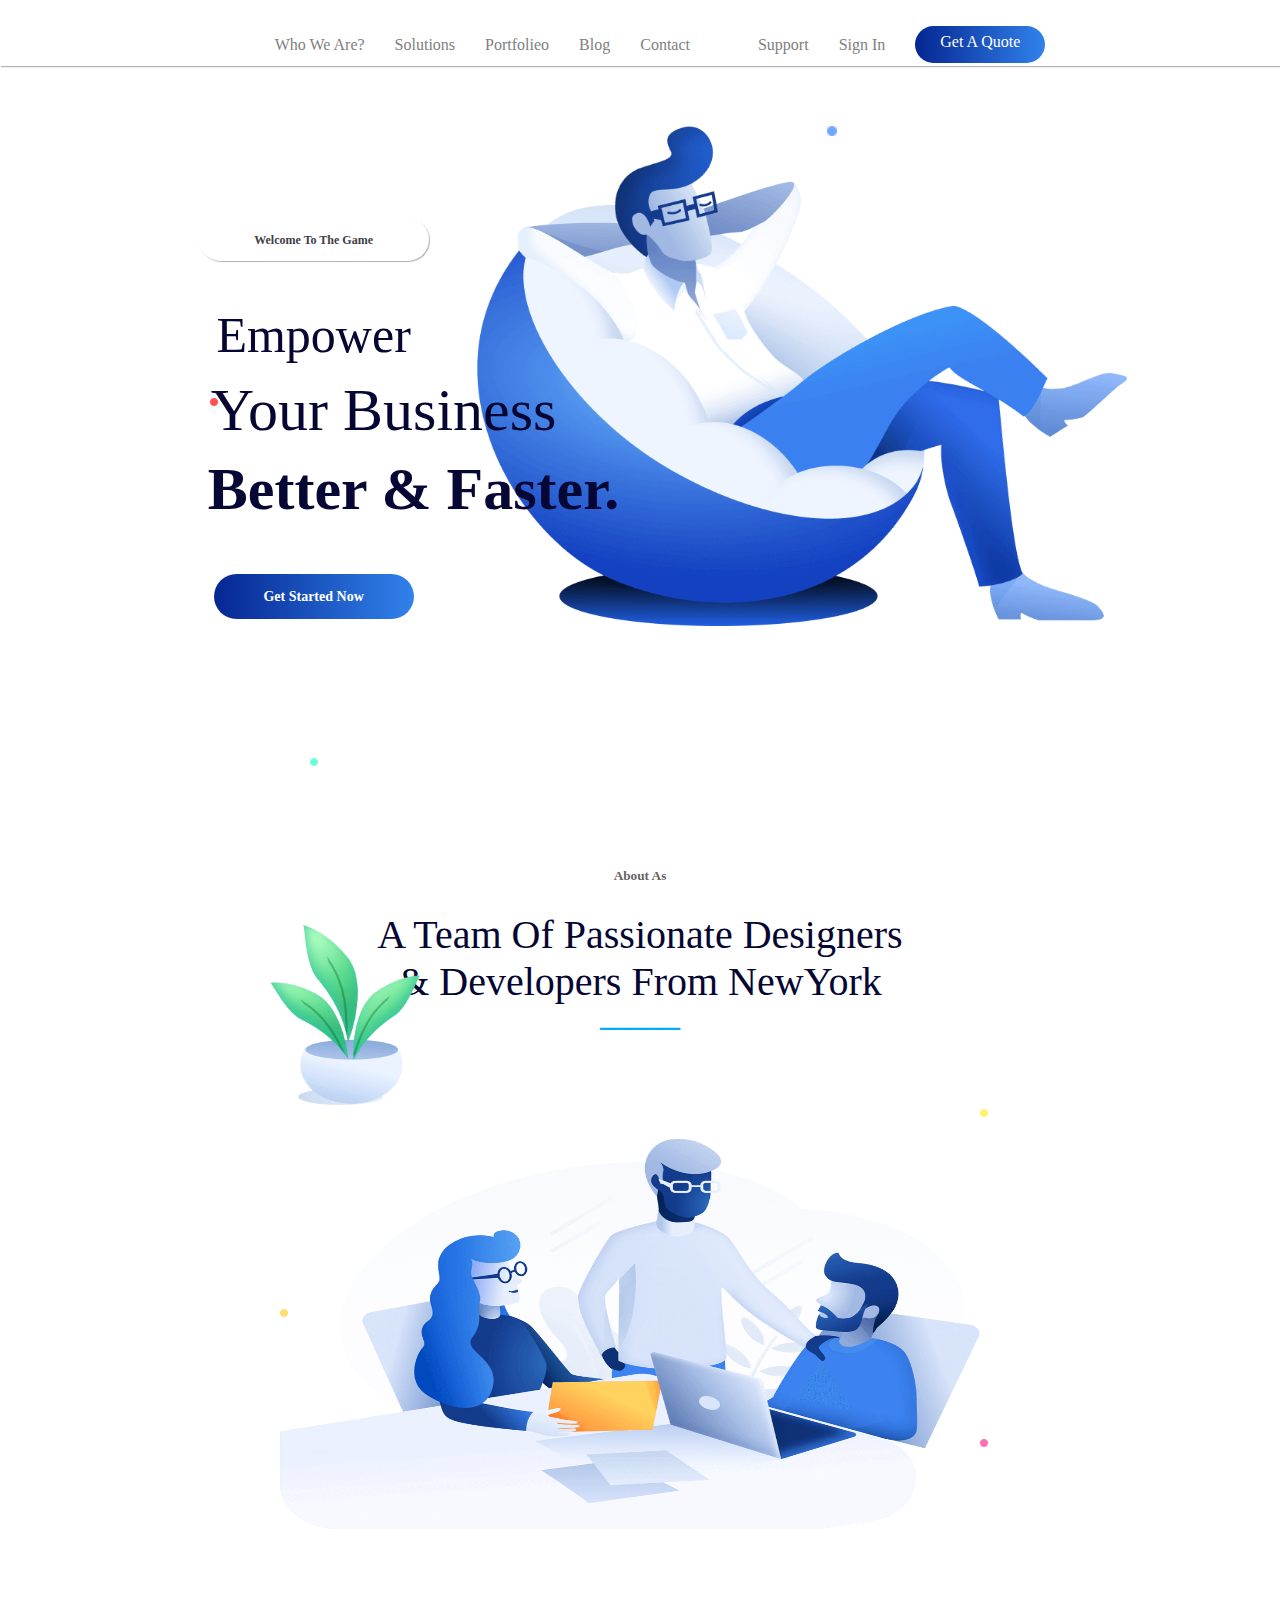
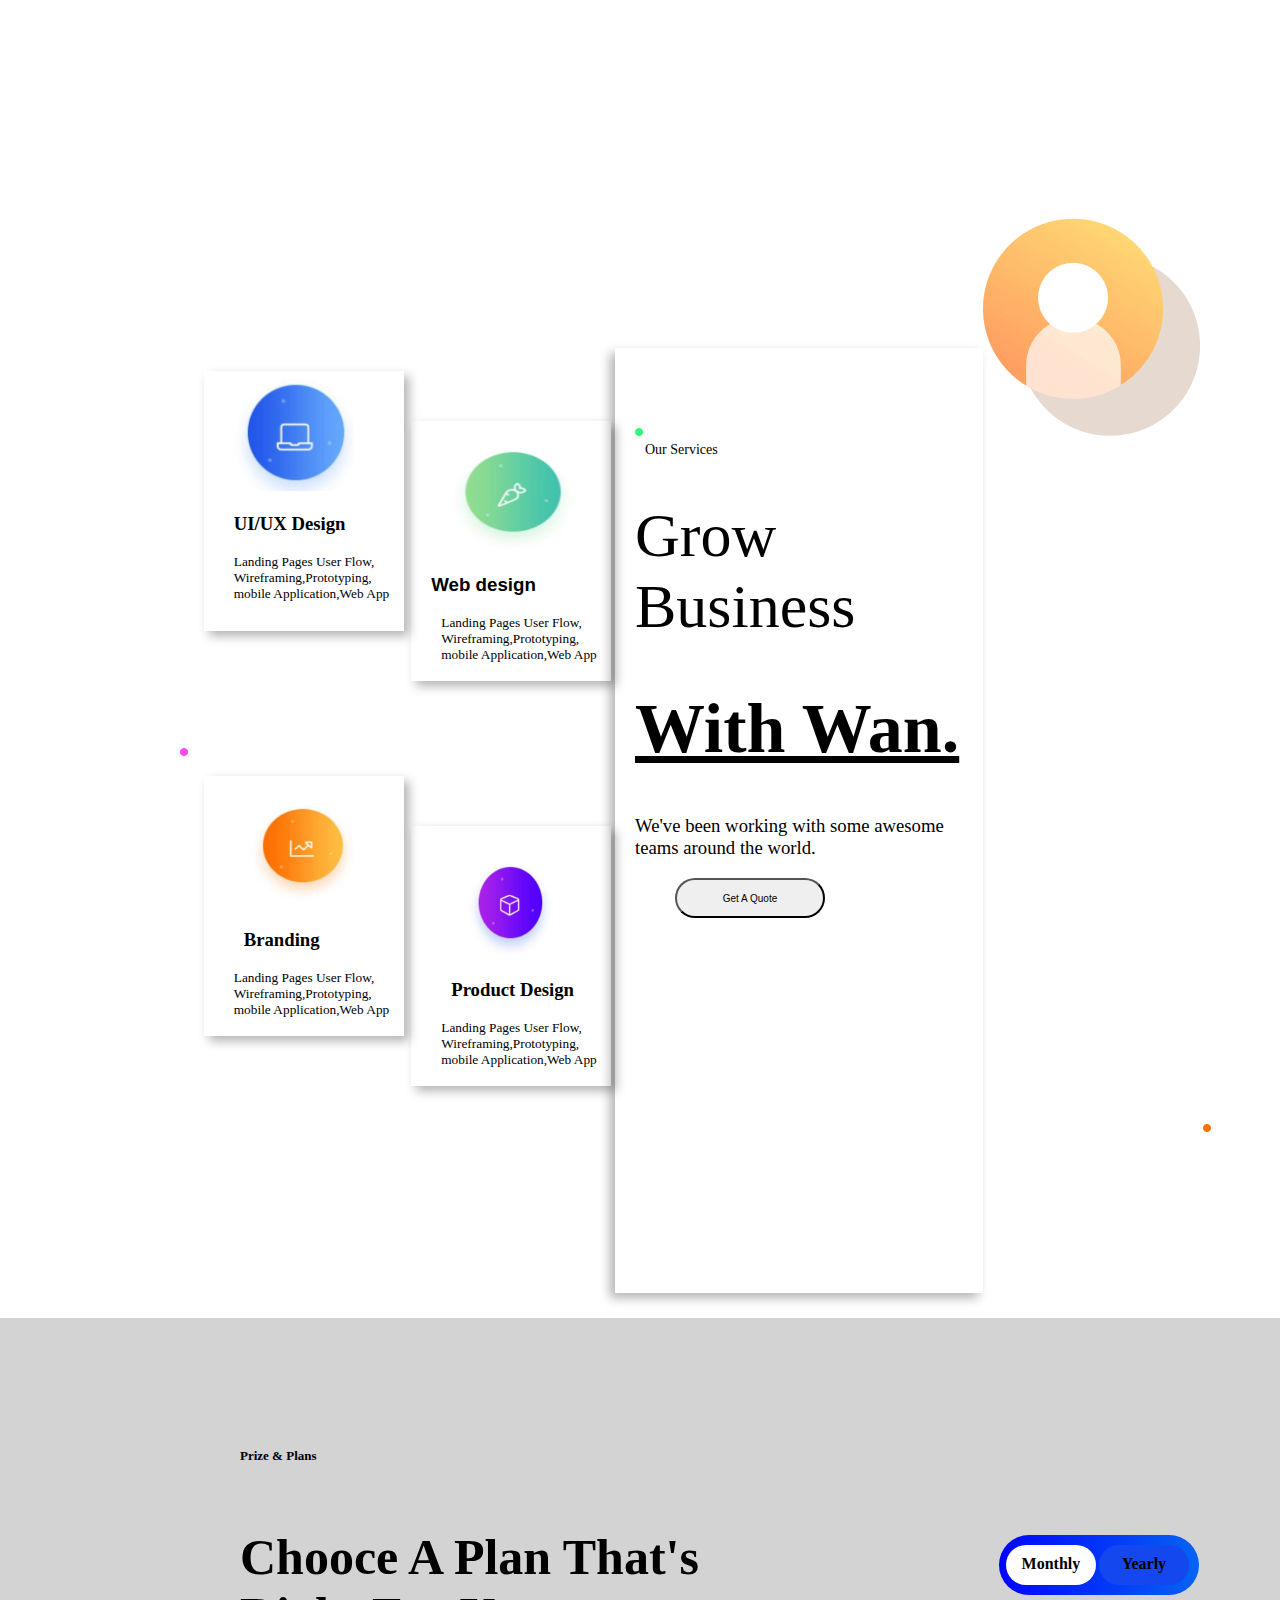
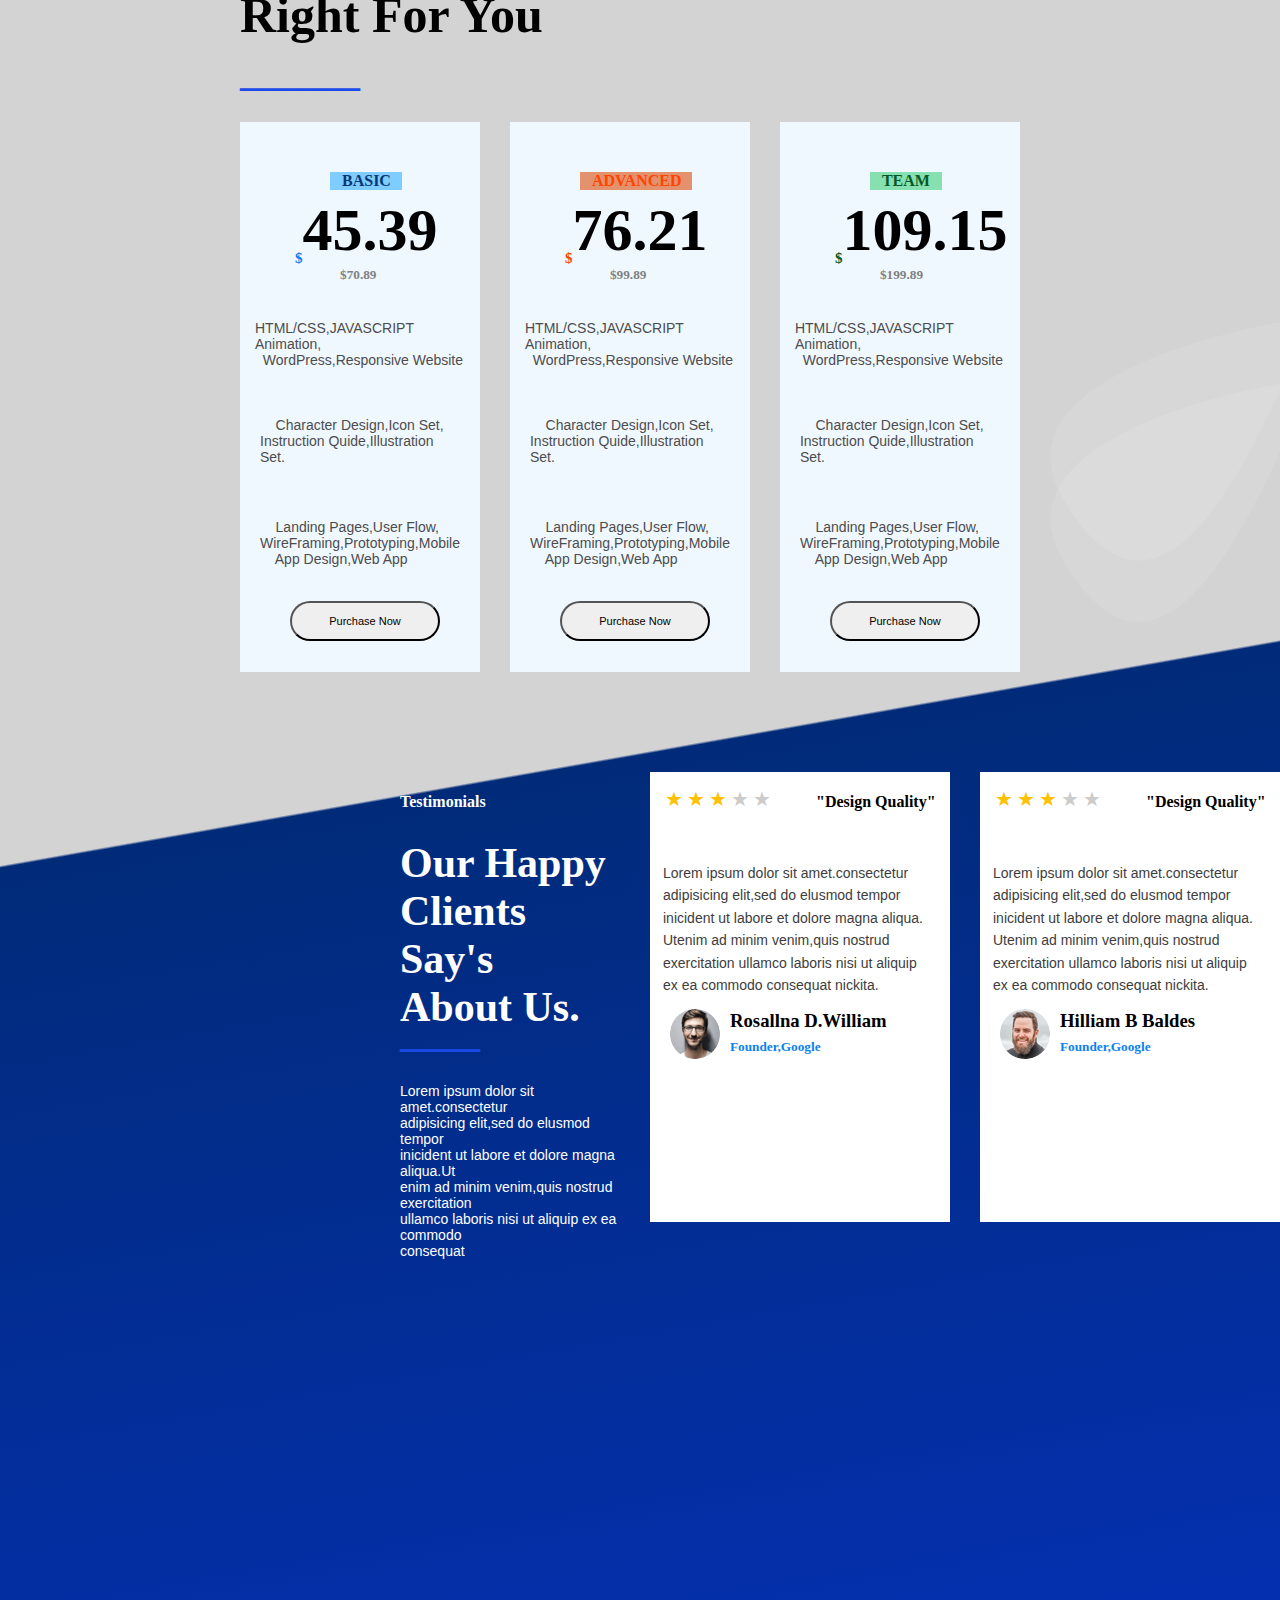
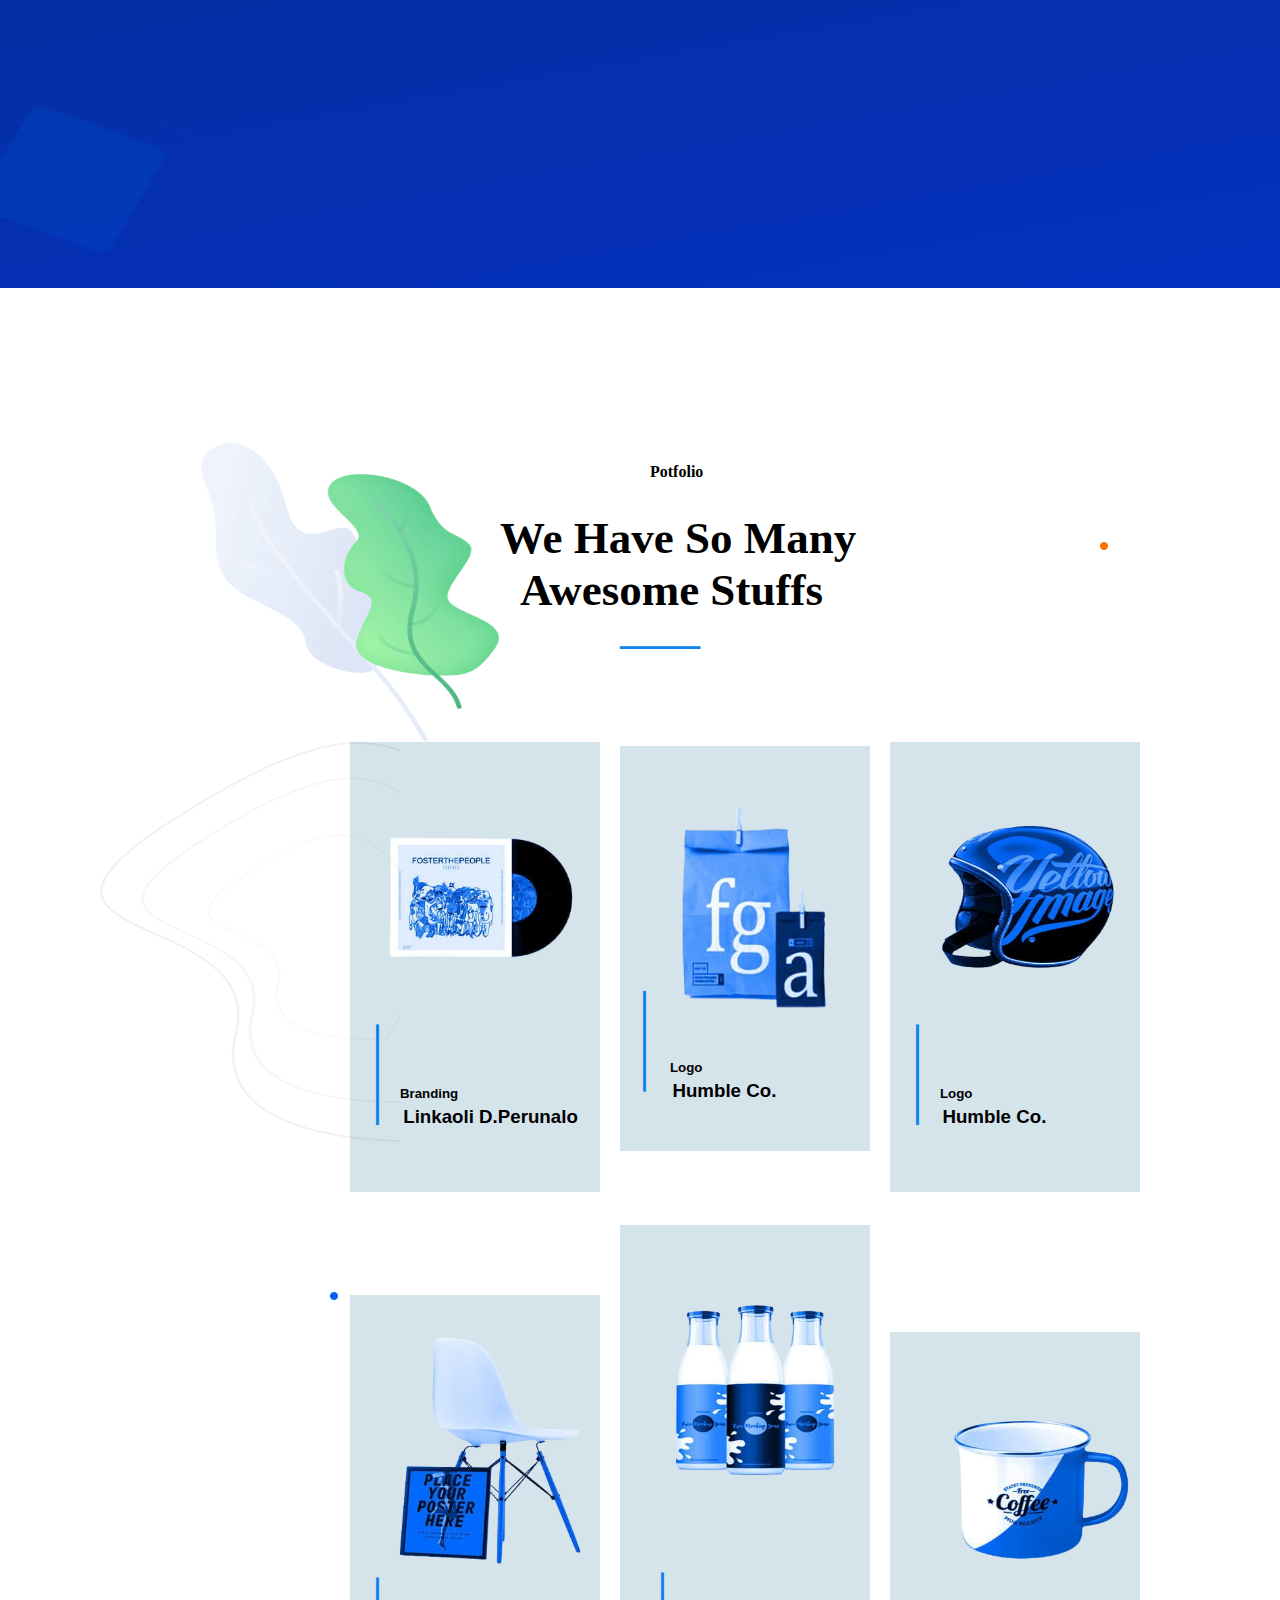
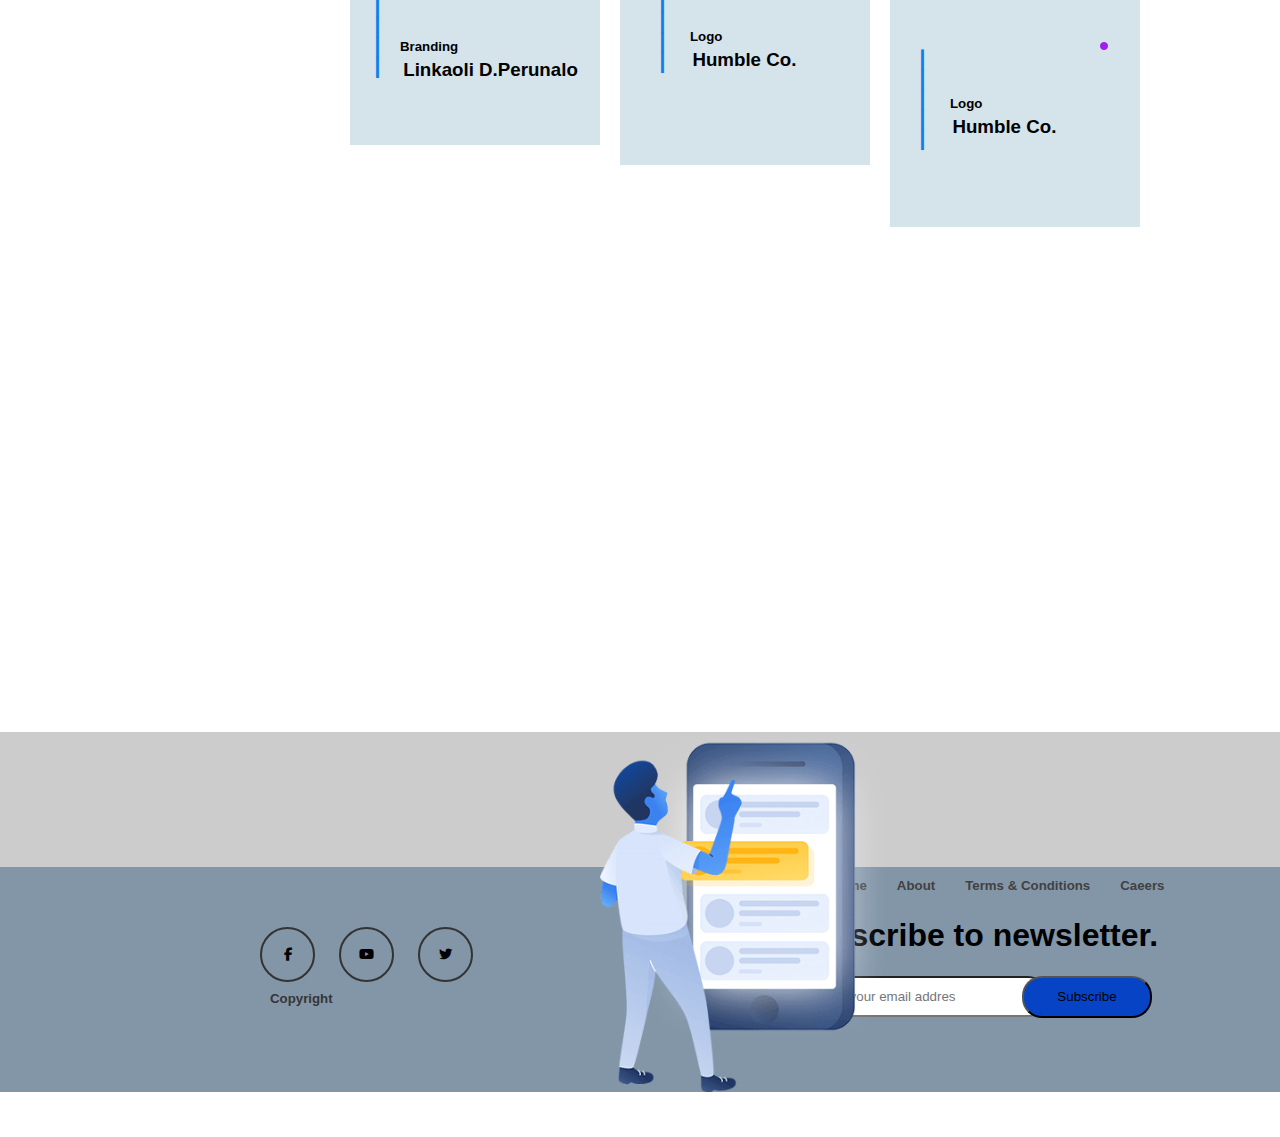
<file: index.html>
<!DOCTYPE html>
<html lang="en">
<head>
    <meta charset="UTF-8">
  <meta name="viewport" content="width=device-width, initial-scale=1.0, maximum-scale=1.0, user-scalable=no">

    <title>Project8</title>
    <link rel="stylesheet" href="styles.css">
   <link rel="stylesheet"
      href="https://cdnjs.cloudflare.com/ajax/libs/font-awesome/6.5.1/css/all.min.css"
      integrity="sha512-..."
      crossorigin="anonymous"
      referrerpolicy="no-referrer" />


</head>
<body>
    <div class="nav">
        <ul>
        <li>Who We Are?</li>
        <li>Solutions</li>
        <li>Portfolieo </li>
        <li>Blog</li>
        <li>Contact</li>&nbsp;&nbsp;
        <li>Support</li>
        <li>Sign In</li>
        <li class="quote">Get A Quote</li>
</ul>

    </div>
    <div class="first-page">
   <div class="writing">
            <h3 style="font-size: 12px; height:28px;  padding-top: 15px; box-shadow: 1px 1px 1px rgba(0,0,0,0.3);border-radius: 40px; color: rgb(63, 61, 70); width:230px; text-align: center;" class="welcome">Welcome To The Game</h3>
            <h1 style="font-size: 50px;  font-weight:lighter; color: rgb(6, 6, 51); ">Empower</h1>
            <img src="assets/hero-left-dot.png" style="margin-left: -200px;">
            <h1 style="font-size: 60px;  margin-top: -30px; margin-left: 140px;  font-weight:lighter;color: rgb(6, 6, 51);">Your Business</h1>
            <h1 style="font-size: 60px;  margin-top: -30px; margin-left: 200px; color: rgb(7, 7, 54);">Better &  Faster.</h1>
            <h1 class="Get">Get Started Now</h1>
            <img src="assets/hero-bottom-left-dot.png" style="margin-top: 130px;" >
                   
                
            
             
        </div>
        
           <div class="writingonphone">
            <h3 style="font-size: 15px; height:34px;  padding-top: 15px; box-shadow: 1px 1px 1px rgba(0,0,0,0.3);border-radius: 40px; color: rgb(126, 123, 136); width:270px; text-align: center;" class="welcome">Welcome To The Game</h3>
            <h2 style="font-size: 40px;  font-weight:lighter; color: rgb(6, 6, 51); margin-left: 10px; ">Empower</h2>
            <img src="assets/hero-left-dot.png" style="margin-left: 60px; margin-top: -22px; position: absolute;">
            <h1 style="font-size: 28px;  margin-top: -22px; margin-left: 2px; margin-left: 10px; font-weight:lighter;color: rgb(6, 6, 51);  width: 430px; height: 50px;">Your Business <span style="font-weight: bold;">Better &  Faster.</span></h1>
            <h1 class="Get" style="  background-image: linear-gradient(to right,rgb(5, 38, 146),rgb(49, 130, 236));
    font-size: 14px;
    text-align: center;
    border-radius: 40px;
    color: white;
    width: 180px;
    height: 30px;
    padding-top: 15px; margin-left: 15px;">Get Started Now</h1>
   <button style=" width: 45px; height: 45px; border-radius: 30px; text-align: center; position: relative; margin-left: 230px; margin-top: -55px; ;"><i class="fa-solid fa-play" style="margin-top: 12px; scale: 0.8; color: #1f1d1d;"></i>
            <img src="assets/hero-bottom-left-dot.png" style="margin-top: 80px; margin-left: 130px; " >

                   
                
            
             
        </div>     
        <div class="hero-banner">
            
            <img src="assets/hero-banner.png" width="650px" height="500px" class="bannerimg">
             <img src="assets/hero-top-center-dot.png" style="position: relative; z-index: 1; margin-left: -300px; width:10px; height:10px">
            
        </div>
    </div>
    <div class="nxtpage">
         <h5 style="text-align: center; color: rgb(102, 99, 99);">About As</h5>
        
        <h1 style="text-align: center; font-size: 40px; font-weight:lighter; color: rgb(6, 6, 51) ; " class="ateam">A Team Of Passionate Designers <br>& Developers From NewYork </h1>
        <h1 style="text-align:center; margin-top: -35px; color: rgb(5, 172, 250); font-size:xx-large;">_____
        </h1>
        <img src="assets/about-plant.png" width="150px" height="180px" style="margin-left:270px ; margin-top: -130px;">
        <div class="abutbanner">
            <img src="assets/about-banner.png" width="700px" height="390px" style="margin-left: 280px; margin-top: 30px;" >
            <img src="assets/about-left-dot.png" style="margin-left: -700px; margin-top: 200px; position: absolute;">
            <img src="assets/about-bottom-right-dot.png" style="position:absolute; margin-top: 330px;">
            <img src="assets/about-top-right-dot.png" style="position:absolute;;">
        </div>
    </div>

       <div class="nxtpageonphone">
         <h5 style="text-align: center; color: rgb(102, 99, 99);">About As</h5>
        
        <h1 style="text-align: center; font-size: 23px; font-weight:bold; color: rgb(6, 6, 51) ; font-family: 'Franklin Gothic Medium', 'Arial Narrow', Arial, sans-serif; ">A Team Of Passionate Designers & <br> Developers From NewYork </h1>
        <h1 style="text-align:center; margin-top: -20px; color: rgb(5, 172, 250); font-size:50px;">_____
        </h1>
       
        <div class="abutbanner">
            <img src="assets/about-banner.png" width="400px" height="390px" style="margin-left: 15px; margin-top: 50px;" >
            <img src="assets/about-top-right-dot.png" style="margin-left: -100px; margin-top: 125px; position: absolute;">

            
        </div>
    </div>


    <div class="thirdimage">
         <img  src="assets/about-contact-banner.png" class="about-contact-banner">
        </div>
    <div class="thirdpage">
         
         <div class="thirdmain">
            <img src="assets/portfolio-right-bottom-dot.png" style="position: absolute; margin-left: 180px;margin-top: 400px;" class="rosedot">
            <div class="part1">
                <div class="firstimage" id="first">
                    <img src="assets/uiux.jpeg" class="images">
                    <h3 style="padding-left: 30px ; padding-top: -50px;  " class=uiux>UI/UX Design</h3>
                    <p style="font-size: smaller; padding-left: 30px;" class="ondesc">Landing Pages User Flow,<br>Wireframing,Prototyping,<br>
                    mobile Application,Web App</p>
                    <p style="font-size: 14px; padding-left: 30px;  height: 40px;" class="onphone">Landing Pages, User Flow, Wireframing,Prototyping,<br>
                    <span style="margin-left: 70px; margin-top: 20px;">mobile Application,Web App </span></p>

                </div>
                <div class="firstimage" id="firstimage">
                    <img src="assets/web .jpeg" class="images2">
                     <h3  class=uiux style="padding-left: 20px ; font-family: 'Franklin Gothic Medium', 'Arial Narrow', Arial, sans-serif;">Web design</h3>
                     <p style="font-size: smaller; padding-left: 30px;" class="ondesc">Landing Pages User Flow,<br>Wireframing,Prototyping,<br>
                    mobile Application,Web App</p>
                   <p style="font-size: 14px; padding-left: 30px;  height: 40px;" class="onphone">Landing Pages, User Flow, Wireframing,Prototyping,<br>
                    <span style="margin-left: 70px; margin-top: 20px;">mobile Application,Web App </span></p>

                </div>
                <div class="firstimage" id="first" >
                     <img src="assets/branding.jpeg" class="images2" >
                     <h3 class=uiux style="padding-left: 40px ; padding-top: -60px; position: relative;">Branding</h3>
                      <p style="font-size: smaller; padding-left: 30px;" class="ondesc">Landing Pages User Flow,<br>Wireframing,Prototyping,<br>
                    mobile Application,Web App</p>
                     <p style="font-size: 14px; padding-left: 30px;  height: 40px;" class="onphone">Landing Pages, User Flow, Wireframing,Prototyping,<br>
                    <span style="margin-left: 70px; margin-top: 20px;">mobile Application,Web App </span></p>
                </div>
                <div class="firstimage" id="firstimage">
                      <img src="assets/product design.jpeg" class="images2">
                      <h3 class=uiux style="padding-left: 40px ; padding-top: -60px;">Product Design</h3>
                      <p style="font-size: smaller; padding-left: 30px;" class="ondesc">Landing Pages User Flow,<br>Wireframing,Prototyping,<br>
                    mobile Application,Web App</p>
                     <p style="font-size: 14px; padding-left: 30px;  height: 40px;" class="onphone">Landing Pages, User Flow, Wireframing,Prototyping,<br>
                    <span style="margin-left: 70px; margin-top: 20px;">mobile Application,Web App </span></p>
                </div>
             <img src="assets/about-right-bottom-dot.png" style="position: absolute; margin-left: 1600px; margin-top: 750px;" class="orangedot">
            </div>
            <div class="part2" id="part2ondesc">
                <img src="assets/about-center-dot.png" class="greendot"><br>
            <h7 style="font-size: 14px; margin-left: 30px;">Our Services</h7>
            <h1 style="font-size: 62px; margin-left: 20px; font-weight: lighter;">Grow Business</h1>
            <h1 style="font-size: 70px; margin-left: 20px; font-weight:bolder;"><u>With Wan.</u></h1>
            <h3 style=" margin-left: 20px; font-weight:lighter;" >We've been working with some awesome teams around the world.</h3>
            <button style="font-size: 10px; margin-left: 60px; font-weight:lighter; border-radius: 50px; width: 150px; height: 40px;">Get A Quote</button>

            </div>
                <div class="part2" id="part2onmobile">
                <img src="assets/about-center-dot.png" class="greendot"><br>
            <h7 style="font-size: 14px; margin-left: 30px; margin-top: 10px;">Our Services</h7>
            <h1 style="font-size: 39px; margin-left: 20px; font-weight: lighter;">Grow Business <u style="font-weight: bold;">With<br> Wan.</u></h1>
            
            <h3 style=" margin-left: 20px; font-weight:lighter; font-size: 22px; margin-top: 100px;" >We've been working with some<br> awesome teams around the world.</h3>
            <button style="font-size: 10px; margin-left: 20px; font-weight:lighter; border-radius: 50px; width: 110px; height: 40px;margin-bottom: 10px; color: gray;">Get A Quote</button>
            <img src="assets/about-right-bottom-dot.png" style="position: absolute; margin-left: 240px; margin-top: 200px;">
            </div>
         </div>

    </div>
    <div class="fourthpage">
        <h6 class="h7" >Prize & Plans</h6>
        <div class="switch" id="switchondesc">
        <h1 style="margin-left: 240px; font-size: 50px;">Chooce A Plan That's <br> Right For You</h1>
        <div class="switch1" >
            <h2>
            <h3 class="switchtext1">Monthly</h3><h3 class="switchtext" >Yearly</h3>
            </h2>
        </div>
        </div>
         <div class="switch" id="switchonmobile">
        <h1 style="margin-top: -10px;  margin-left: 20px; font-size: 24px; font-family: 'Franklin Gothic Medium', 'Arial Narrow', Arial, sans-serif;">Chooce A Plan That's Right For You.</h1>
         <h1 style="padding-left: 30px; margin-top:-10px; color: rgb(76, 152, 240); font-size: 60px;" >____</h1>
        <div class="switch1">
            <h2>
            <h3 class="switchtext1">Monthly</h3><h3 class="switchtext" style="position: relative; margin-left: 0px;">Yearly</h3>
            </h2>
        </div>
        </div>
        <h1 style="padding-left: 240px; margin-top:-30px; color: rgb(26, 74, 233); font-size: 40px;" class="lineonmob">______</h1>
        <div class="payment">
            <div class="box1">
                <h4 style=" margin-top: 50px; margin-left: 90px; background-color: rgb(127, 204, 255); width: 60px; padding-left: 12px; color: rgb(7, 54, 116); ">BASIC</h4>
                <h1 style="margin-left: 55px; font-size: 60px; margin-top: -15px;"><sub style="font-size: 15px; color: rgb(10, 128, 240);">$</sub>45.39</h1>
                <h5 style="margin-left: 100px; margin-top: -40px; color: gray;">$70.89</h5>
                <p style="font-size: 14px; padding: 15px; font-family:'Franklin Gothic Medium', 'Arial Narrow', Arial, sans-serif ; color: rgb(77, 76, 76);">HTML/CSS,JAVASCRIPT Animation,<br>&nbsp WordPress,Responsive Website</p>
                <p style="font-size: 14px; padding: 20px; font-family:'Franklin Gothic Medium', 'Arial Narrow', Arial, sans-serif ; color: rgb(77, 76, 76);">&nbsp &nbsp Character Design,Icon Set,<br>Instruction Quide,Illustration Set.</p>
                <p style="font-size: 14px; padding: 20px; font-family:'Franklin Gothic Medium', 'Arial Narrow', Arial, sans-serif ; color: rgb(77, 76, 76);">&nbsp &nbsp Landing Pages,User Flow,<br>WireFraming,Prototyping,Mobile<br>&nbsp &nbsp App Design,Web App</p>
                <button style="margin-left: 50px; height: 40px; width: 150px; border-radius: 25px; font-family:'Franklin Gothic Medium', 'Arial Narrow', Arial, sans-serif;font-size:11px; ">Purchase Now</button>
            </div>
            <div class="box1">
                <h4 style=" margin-top: 50px; margin-left: 70px; background-color: rgb(228, 146, 109); width: 100px; padding-left: 12px; color: orangered;">ADVANCED</h4>
                <h1 style="margin-left: 55px; font-size: 60px; margin-top: -15px;"><sub style="font-size: 15px; color: orangered">$</sub>76.21</h1>
                <h5 style="margin-left: 100px; margin-top: -40px; color: gray;">$99.89</h5>
                <p style="font-size: 14px; padding: 15px; font-family:'Franklin Gothic Medium', 'Arial Narrow', Arial, sans-serif ; color: rgb(77, 76, 76);">HTML/CSS,JAVASCRIPT Animation,<br>&nbsp WordPress,Responsive Website</p>
                <p style="font-size: 14px; padding: 20px; font-family:'Franklin Gothic Medium', 'Arial Narrow', Arial, sans-serif ; color: rgb(77, 76, 76);">&nbsp &nbsp Character Design,Icon Set,<br>Instruction Quide,Illustration Set.</p>
                <p style="font-size: 14px; padding: 20px; font-family:'Franklin Gothic Medium', 'Arial Narrow', Arial, sans-serif ; color: rgb(77, 76, 76);">&nbsp &nbsp Landing Pages,User Flow,<br>WireFraming,Prototyping,Mobile<br>&nbsp &nbsp App Design,Web App</p>
                <button style="margin-left: 50px; height: 40px; width: 150px; border-radius: 25px; font-family:'Franklin Gothic Medium', 'Arial Narrow', Arial, sans-serif;font-size:11px; ">Purchase Now</button>

            </div>
            <div class="box1">
                <h4 style=" margin-top: 50px; margin-left: 90px; background-color: rgb(134, 224, 175); width: 60px; padding-left: 12px; color: rgb(2, 90, 41);">TEAM</h4>
                <h1 style="margin-left: 55px; font-size: 60px; margin-top: -15px;"><sub style="font-size: 15px; color:  rgb(2, 90, 41);">$</sub>109.15</h1>
                <h5 style="margin-left: 100px; margin-top: -40px; color: gray;">$199.89</h5>
                <p style="font-size: 14px; padding: 15px; font-family:'Franklin Gothic Medium', 'Arial Narrow', Arial, sans-serif ; color: rgb(77, 76, 76);">HTML/CSS,JAVASCRIPT Animation,<br>&nbsp WordPress,Responsive Website</p>
                <p style="font-size: 14px; padding: 20px; font-family:'Franklin Gothic Medium', 'Arial Narrow', Arial, sans-serif ; color: rgb(77, 76, 76);">&nbsp &nbsp Character Design,Icon Set,<br>Instruction Quide,Illustration Set.</p>
                <p style="font-size: 14px; padding: 20px; font-family:'Franklin Gothic Medium', 'Arial Narrow', Arial, sans-serif ; color: rgb(77, 76, 76);">&nbsp &nbsp Landing Pages,User Flow,<br>WireFraming,Prototyping,Mobile<br>&nbsp &nbsp App Design,Web App</p>
                <button style="margin-left: 50px; height: 40px; width: 150px; border-radius: 25px; font-family:'Franklin Gothic Medium', 'Arial Narrow', Arial, sans-serif;font-size:11px; ">Purchase Now</button>

            </div>
            <img src="assets/testimonial-right-banner.png" style="width: 300px; height: 300px; margin-top: 200px;">
            

        </div>
         
        <div class="forthpagenext">
           
        <div class="inner" id="innerondesc">
            <h4 style="color: white;" class="testimonial">Testimonials</h4>
            <h1 style="font-size: 42px; font-weight: bolder; color: white;">Our Happy<br>Clients Say's<br>About Us.</h1>
            <h1 style="font-size: 40px; margin-top: -50px; color:  rgb(26, 74, 233);">____</h1>
            <p style="color: white; font-size: 14px; font-family: 'Franklin Gothic Medium', 'Arial Narrow', Arial, sans-serif; ">Lorem ipsum dolor sit amet.consectetur<br>adipisicing elit,sed do elusmod tempor<br>inicident ut labore et dolore magna aliqua.Ut<br>enim ad minim venim,quis nostrud exercitation <br>ullamco laboris nisi ut aliquip ex ea commodo<br>consequat</p>
        </div>
         <div class="inner" id="inneronmobile">
            <h4 style="color: white;" class="testimonial">Testimonials</h4>
            <h1 style="font-size: 23px; font-weight: bolder; color: white; width: 400px; font-family: 'Franklin Gothic Medium', 'Arial Narrow', Arial, sans-serif;">Our Happy Clients Say's About Us.</h1>
            <h1 style="font-size: 50px; margin-top: -20px; color:  rgb(61, 134, 243);">____</h1>
            <p style="line-height: 1.7; width: 400px; color: white; font-size: 16px; font-family: 'Franklin Gothic Medium', 'Arial Narrow', Arial, sans-serif; ">Lorem ipsum dolor sit amet.consecteturadipisicing elit,<br>sed do elusmod tempor inicident ut labore et dolore<br>magna aliqua.Ut enim ad minim venim,quis nostrud <br>exercitation ullamco laboris nisi ut aliquip ex ea<br>commodo consequat.</p>
        </div>
        <div class="drawerondesc">
        <div class="inner" id="inner1">
            <div class="se">
            <div class="stars-display" aria-label="Rating: 4 out of 5 stars">
                <span class="star filled">★</span>
                <span class="star filled">★</span>
                <span class="star filled">★</span>
                <span class="star">★</span>
                <span class="star">★</span>
                </div>
                <div><h4 style="margin-left: 30px;">"Design Quality"</h4></div>
                
            </div>
            <p style="margin: 13px; margin-top: 30px;  line-height: 1.6; font-family: 'Franklin Gothic Medium', 'Arial Narrow', Arial, sans-serif; font-size: 14px; color: rgb(61, 61, 61);">Lorem ipsum dolor sit amet.consectetur<br>adipisicing elit,sed do elusmod tempor<br>inicident ut labore et dolore magna aliqua.<br>Utenim ad minim venim,quis nostrud <br> exercitation ullamco laboris nisi ut aliquip<br> ex ea  commodo consequat nickita.</p>
            <div class="lastb">
                <img src="assets/testimonial-author-1.png" style="height: 50px; width: 50px; margin-left: 20px;">
                <h3 style="margin-left: 10px; margin-top: 1px;">Rosallna D.William</h3>
            </div>
            <h5 style="margin-left: 80px; margin-top: -20px; color: rgb(12, 129, 238);">Founder,Google</h5>


        </div>
        
        <div class="inner" id="inner1">
            <div class="se">
            <div class="stars-display" aria-label="Rating: 4 out of 5 stars">
                <span class="star filled">★</span>
                <span class="star filled">★</span>
                <span class="star filled">★</span>
                <span class="star">★</span>
                <span class="star">★</span>
                </div>
                <div><h4 style="margin-left: 30px;">"Design Quality"</h4></div>
                
            </div>
            <p style="margin: 13px; margin-top: 30px;  line-height: 1.6; font-family: 'Franklin Gothic Medium', 'Arial Narrow', Arial, sans-serif; font-size: 14px; color: rgb(61, 61, 61);">Lorem ipsum dolor sit amet.consectetur<br>adipisicing elit,sed do elusmod tempor<br>inicident ut labore et dolore magna aliqua.<br>Utenim ad minim venim,quis nostrud <br> exercitation ullamco laboris nisi ut aliquip<br> ex ea  commodo consequat nickita.</p>
            <div class="lastb">
                <img src="assets/testimonial-author-2.png" style="height: 50px; width: 50px; margin-left: 20px;">
                <h3 style="margin-left: 10px; margin-top: 1px;">Hilliam B Baldes</h3>
            </div>
            <h5 style="margin-left: 80px; margin-top: -20px; color: rgb(12, 129, 238);">Founder,Google</h5>


        </div>
        </div>

        <div class="draweronmob">
        <div class="inner" id="inner1">
            <div class="se">
            <div class="stars-display" aria-label="Rating: 4 out of 5 stars">
                <span class="star filled">★</span>
                <span class="star filled">★</span>
                <span class="star filled">★</span>
                <span class="star">★</span>
                <span class="star">★</span>
                </div>
                <div><h4 style="margin-left: 30px;">"Design Quality"</h4></div>
                
            </div>
            <p style="margin: 13px; margin-top: 30px;  line-height: 1.6; font-family: 'Franklin Gothic Medium', 'Arial Narrow', Arial, sans-serif; font-size: 14px; color: rgb(61, 61, 61);">Lorem ipsum dolor sit amet.consectetur<br>adipisicing elit,sed do elusmod tempor<br>inicident ut labore et dolore magna aliqua.<br>Utenim ad minim venim,quis nostrud <br> exercitation ullamco laboris nisi ut aliquip<br> ex ea  commodo consequat nickita.</p>
            <div class="lastb">
                <img src="assets/testimonial-author-1.png" style="height: 50px; width: 50px; margin-left: 20px;">
                <h3 style="margin-left: 10px; margin-top: 1px;">Rosallna D.William</h3>
            </div>
            <h5 style="margin-left: 80px; margin-top: -20px; color: rgb(12, 129, 238);">Founder,Google</h5>


        </div>
        
        </div>


        </div>

        </div>
        <img src="assets/testimonial-line-bg.png" style="margin-left: 500px; height: 200px; width: 400px;">
        <img src="assets/testimonial-left-banner.png" style="width: 200px; height: 200px;  margin-top: -210px; position:absolute; margin-left: -900px; opacity: 0.2;">
    </div>


    <div class="fifthpage">
        <img src="assets/portfolio-right-banner.png" style="position: absolute; width: 300px; height: 400px; margin-left: 100px; margin-top: 300px;" >
        <div class="fifthhead">
            <img src="assets/portfolio-leaf-banner.png" style="width: 300px; height: 300px; " class="leafonmob">
            <div class="fiftfirstondesc">
                <img src="assets/portfolio-right-dot.png" style="position: absolute; margin-left: 600px; margin-top: 100px;">
                <img src="assets/portfolio-left-center-dot.png" style="position: absolute; margin-left: -170px; margin-top: 850px;" >
            <h4 style="margin-left: 150px; margin-top: 10ox;">Potfolio</h4>
            <h1 style="font-size: 45px;">We Have So Many<br>&nbsp Awesome Stuffs</h1>
            <h2 style="margin-left: 120px;margin-top: -40px; font-size: 40px ; color: rgb(12, 129, 238);">____</h2>
            </div>
            <div class="fifthfirstonmobile">
               
                
            <h4 style="margin-left: 0px; margin-top: 10ox;">Potfolio</h4>
            <h1 style=" margin-left: -170px; width: 500px; font-size: 25px; font-family: 'Franklin Gothic Medium', 'Arial Narrow', Arial, sans-serif;">We Have So Many Awesome Stuffs</h1>
            <h2 style="margin-left: -20px;margin-top: -30px; font-size: 50px ; color: rgb(12, 129, 238);">____</h2>
            </div>
        </div>
        <div class="mainlastbox" id="mainlastbox">
            <div class="lastbox">
                <img src="assets/portfolio-1-removebg-preview.png" style="width: 250px; height: 300px; margin: 10px;  color: #96aef0;" class="imageportfoila">
                <div class="lastfif">
                <h2 style="margin-left:-170px; margin-top: 130px; font-size: 40px ; color: rgb(12, 129, 238); rotate: 90deg;">_____</h2>
                <h5 style="font-family: 'Franklin Gothic Medium', 'Arial Narrow', Arial, sans-serif; margin-top: 180px; margin-left: -30px;">Branding</h5>
                <h3 style="font-family: 'Franklin Gothic Medium', 'Arial Narrow', Arial, sans-serif; margin-top: 200px; margin-left: -55px;">Linkaoli D.Perunalo</h3>
                </div>
            </div>
             <div class="lastbox" id="lastbox2">
                 <img src="assets/portfolio-2-removebg-preview.png" style="width: 250px; height: 300px; margin: 10px;  color: #96aef0;">
                <div class="lastfif">
                <h2 style="margin-left:-180px; margin-top: 85px; font-size: 40px ; color: rgb(12, 129, 238); rotate: 90deg;">_____</h2>
                <h5 style=" font-family: 'Franklin Gothic Medium', 'Arial Narrow', Arial, sans-serif;margin-top: 150px; margin-left: -20px;">Logo</h5>
                <h3 style="font-family: 'Franklin Gothic Medium', 'Arial Narrow', Arial, sans-serif; margin-top: 170px; margin-left: -30px;">Humble Co.</h3>
                </div>
            </div>
             <div class="lastbox">
                 <img src="assets/portfolio-3-removebg-preview.png" style="width: 250px; height: 300px; margin: 10px;  color: #96aef0;">
                <div class="lastfif">
                <h2 style="margin-left:-170px; margin-top: 130px; font-size: 40px ; color: rgb(12, 129, 238); rotate: 90deg;">_____</h2>
                <h5 style=" font-family: 'Franklin Gothic Medium', 'Arial Narrow', Arial, sans-serif;margin-top: 180px; margin-left: -30px;">Logo</h5>
                <h3 style="font-family: 'Franklin Gothic Medium', 'Arial Narrow', Arial, sans-serif;margin-top: 200px; margin-left: -30px;">Humble Co.</h3>
                </div>
            </div>
             <div class="lastbox" id="lastbox4">
                <img src="assets/portfolio-4-removebg-preview.png" style="width: 250px; height: 300px; margin: 10px;  color: #96aef0;">
                <div class="lastfif">
                <h2 style="margin-left:-170px; margin-top: 130px; font-size: 40px ; color: rgb(12, 129, 238); rotate: 90deg;">_____</h2>
                <h5 style="font-family: 'Franklin Gothic Medium', 'Arial Narrow', Arial, sans-serif;margin-top: 180px; margin-left: -30px;">Branding</h5>
                <h3 style="font-family: 'Franklin Gothic Medium', 'Arial Narrow', Arial, sans-serif;margin-top: 200px; margin-left: -55px;">Linkaoli D.Perunalo</h3>
                </div>
            </div>
             <div class="lastbox"  id="lastbox5">
                <img src="assets/portfolio-5-removebg-preview.png" style="width: 250px; height: 300px; margin: 10px;  color: #96aef0;">
                <div class="lastfif">
                <h2 style="margin-left:-150px; margin-top: 200px; font-size: 40px ; color: rgb(12, 129, 238); rotate: 90deg;">_____</h2>
                <h5 style="font-family: 'Franklin Gothic Medium', 'Arial Narrow', Arial, sans-serif;margin-top: 240px; margin-left: -30px;">Logo</h5>
                <h3 style="font-family: 'Franklin Gothic Medium', 'Arial Narrow', Arial, sans-serif;margin-top: 260px; margin-left: -30px;">Humble Co.</h3>
                </div>
            </div> 
             <div class="lastbox" id="lastbox6">
                <img src="assets/portfolio-6-removebg-preview.png" style="width: 250px; height: 300px; margin: 10px;  color: #96aef0;">
                <div class="lastfif">
                <h2 style="margin-left:-150px; margin-top: 180px; font-size: 40px ; color: rgb(12, 129, 238); rotate: 90deg;">_____</h2>
                <h5 style="font-family: 'Franklin Gothic Medium', 'Arial Narrow', Arial, sans-serif;margin-top: 200px; margin-left: -40px;">Logo</h5>
                <h3 style="font-family: 'Franklin Gothic Medium', 'Arial Narrow', Arial, sans-serif;margin-top: 220px; margin-left: -30px;">Humble Co.</h3>
                </div>
            </div>
        </div>

       <div class="mainlastbox" id="mainlastboxonmobile">
            <div class="lastbox">
                <img src="assets/portfolio-1-removebg-preview.png" style="width: 350px; height: 500px; margin: 10px;  color: #96aef0;" class="imageportfoila">
                <div class="lastfif">
                <h2 style="margin-left:-170px; margin-top: 60px; font-size: 60px ; color: rgb(12, 129, 238); rotate: 90deg;">_____</h2>
                <h5 style="font-family: 'Franklin Gothic Medium', 'Arial Narrow', Arial, sans-serif; margin-top: 120px; margin-left: -40px; font-size: 16px;">Branding</h5>
                <h3 style="font-family: 'Franklin Gothic Medium', 'Arial Narrow', Arial, sans-serif; margin-top: 150px; margin-left: -65px; font-size: 25px;">Linkaoli D.Perunalo</h3>
                </div>
            </div>
             <div class="lastbox" id="lastbox2">
                 <img src="assets/portfolio-2-removebg-preview.png" style="width: 350px; height: 500px; margin: 10px;  color: #96aef0;;" class="imageportfoila">
                <div class="lastfif">
                <h2 style="margin-left:-170px; margin-top: 60px; font-size: 60px ; color: rgb(12, 129, 238); rotate: 90deg;">_____</h2>
                <h5 style="font-family: 'Franklin Gothic Medium', 'Arial Narrow', Arial, sans-serif; margin-top: 120px; margin-left: -40px; font-size: 16px;">Logo</h5>
                <h3 style="font-family: 'Franklin Gothic Medium', 'Arial Narrow', Arial, sans-serif; margin-top: 150px; margin-left: -65px; font-size: 25px;">Humble Co.</h3>
                </div>
            </div>
             <div class="lastbox">
                 <img src="assets/portfolio-3-removebg-preview.png" style="width: 350px; height: 500px; margin: 10px;  color: #96aef0;" class="imageportfoila">
                <div class="lastfif">
                <h2 style="margin-left:-170px; margin-top: 60px; font-size: 60px ; color: rgb(12, 129, 238); rotate: 90deg;">_____</h2>
                <h5 style=" font-family: 'Franklin Gothic Medium', 'Arial Narrow', Arial, sans-serif; margin-top: 120px; margin-left: -40px; font-size: 16px;">Logo</h5>
                <h3 style="font-family: 'Franklin Gothic Medium', 'Arial Narrow', Arial, sans-serif; margin-top: 150px; margin-left: -65px; font-size: 25px;">Humble Co.</h3>
                </div>
            </div>
             <div class="lastbox" id="lastbox4">
                <img src="assets/portfolio-4-removebg-preview.png" style="width: 350px; height: 500px; margin: 10px;  color: #96aef0;" class="imageportfoila">
                <div class="lastfif">
                <h2 style="margin-left:-170px; margin-top: 60px; font-size: 60px ; color: rgb(12, 129, 238); rotate: 90deg;">_____</h2>
                <h5 style="font-family: 'Franklin Gothic Medium', 'Arial Narrow', Arial, sans-serif; margin-top: 120px; margin-left: -40px; font-size: 16px;">Branding</h5>
                <h3 style="font-family: 'Franklin Gothic Medium', 'Arial Narrow', Arial, sans-serif; margin-top: 150px; margin-left: -65px; font-size: 25px;">Linkaoli D.Perunalo</h3>
                </div>
            </div>
             <div class="lastbox"  id="lastbox5">
                <img src="assets/portfolio-5-removebg-preview.png" style="width: 350px; height: 500px; margin: 10px;  color: #96aef0;" class="imageportfoila">
                <div class="lastfif">
                <h2 style="margin-left:-170px; margin-top: 70px; font-size: 60px ; color: rgb(12, 129, 238); rotate: 90deg;">_____</h2>
                <h5 style="font-family: 'Franklin Gothic Medium', 'Arial Narrow', Arial, sans-serif; margin-top: 140px; margin-left: -40px; font-size: 16px;">Logo</h5>
                <h3 style="font-family: 'Franklin Gothic Medium', 'Arial Narrow', Arial, sans-serif; margin-top: 160px; margin-left: -38px; font-size: 25px;">Humble Co.</h3>
                </div>
            </div> 
             <div class="lastbox" id="lastbox6">
                <img src="assets/portfolio-6-removebg-preview.png" style="width: 350px; height: 500px; margin: 10px;  color: #96aef0;" class="imageportfoila">
                <div class="lastfif">
                <h2 style="margin-left:-170px; margin-top: 70px; font-size: 60px ; color: rgb(12, 129, 238); rotate: 90deg;">_____</h2>
                <h5 style="font-family: 'Franklin Gothic Medium', 'Arial Narrow', Arial, sans-serif; margin-top: 140px; margin-left: -45px; font-size: 16px;">Logo</h5>
                <h3 style="font-family: 'Franklin Gothic Medium', 'Arial Narrow', Arial, sans-serif; margin-top: 160px; margin-left: -40px; font-size: 25px;">Humble Co.</h3>
                </div>
            </div>
        </div>
        
        
        <img src="assets/about-left-bottom-dot.png" style="margin-left: 1100px; margin-top: 500px;" class="majanthadot">
    </div>


    <div class="footer" id="footerondesc">
        <div class="foot1">
            <img src="assets/footer-banner.png" style="height: 40vh; margin-left: 600px;filter: contrast(101%); ;">
            <div class="lastmenu">
                <h5>Home</h5>
                <h5>About</h5>
                <h5>Terms & Conditions</h5>
                <h5>Caeers</h5>
            </div>
        </div>
        <div class="foot2">
            <div class="lastpart1">
                <div class="social">
                    <button class="but"><i class="fa-brands fa-facebook-f"></i></button>
                    <button class="but"><i class="fa-brands fa-youtube"></i></button>
                    <button class="but"><i class="fa-brands fa-twitter"></i></button>
                </div>
                <h5 style="margin-left: 270px; color: rgb(54, 53, 53); font-family: 'Franklin Gothic Medium', 'Arial Narrow', Arial, sans-serif; margin-top: -1px;">Copyright</h5>
            </div>
            <div class="lastpart2">
                <h1 style="margin-left: 150px; margin-top: 50px; font-family: 'Franklin Gothic Medium', 'Arial Narrow', Arial, sans-serif;"> Subscribe to newsletter.</h1>
                <div class="lastbutton">
                <input type="text" style="border-radius: 20px; height: 35px; width: 230px;" placeholder="Enter your email addres">
                <input type="button" style="border-radius: 20px; height: 42px; width: 130px; margin-left: -30px; background-color: rgb(6, 67, 197);" value="Subscribe" >
                </div>
            </div>

        </div>

    </div>

        <div class="footer" id="footeronmobile">
        <div class="foot1">
           
            <div class="lastmenu">
                <h5>Home</h5>
                <h5>About</h5>
                <h5>Terms & Conditions</h5>
                <h5 style="position: relative; margin-top: 70px; margin-left: -250px; ">Caeers</h5>
            </div>
        </div>
        <div class="foot2">
            <div class="lastpart1">
                <div class="social">
                    <button class="but"><i class="fa-brands fa-facebook-f"></i></button>
                    <button class="but"><i class="fa-brands fa-youtube"></i></button>
                    <button class="but"><i class="fa-brands fa-twitter"></i></button>
                </div>
                
            </div>
            <div class="lastpart2">
                <h1 style="font-size: 30px;width: 500px; margin-left: 100px; margin-top: 60px; font-family: 'Franklin Gothic Medium', 'Arial Narrow', Arial, sans-serif;"> Subscribe to newsletter.</h1>
                <div class="lastbutton">
                <input type="text" style="border-radius: 35px; height: 55px; width: 250px; padding-left: 50px;" placeholder="Enter your email addres......">
                <input type="button" style="border-radius: 30px; height: 62px; width: 150px; margin-left: -45px; background-color: rgb(6, 67, 197);" value="Subscribe" >
                </div>
            </div>

        </div>

    </div>
</body>
</html>
</file>
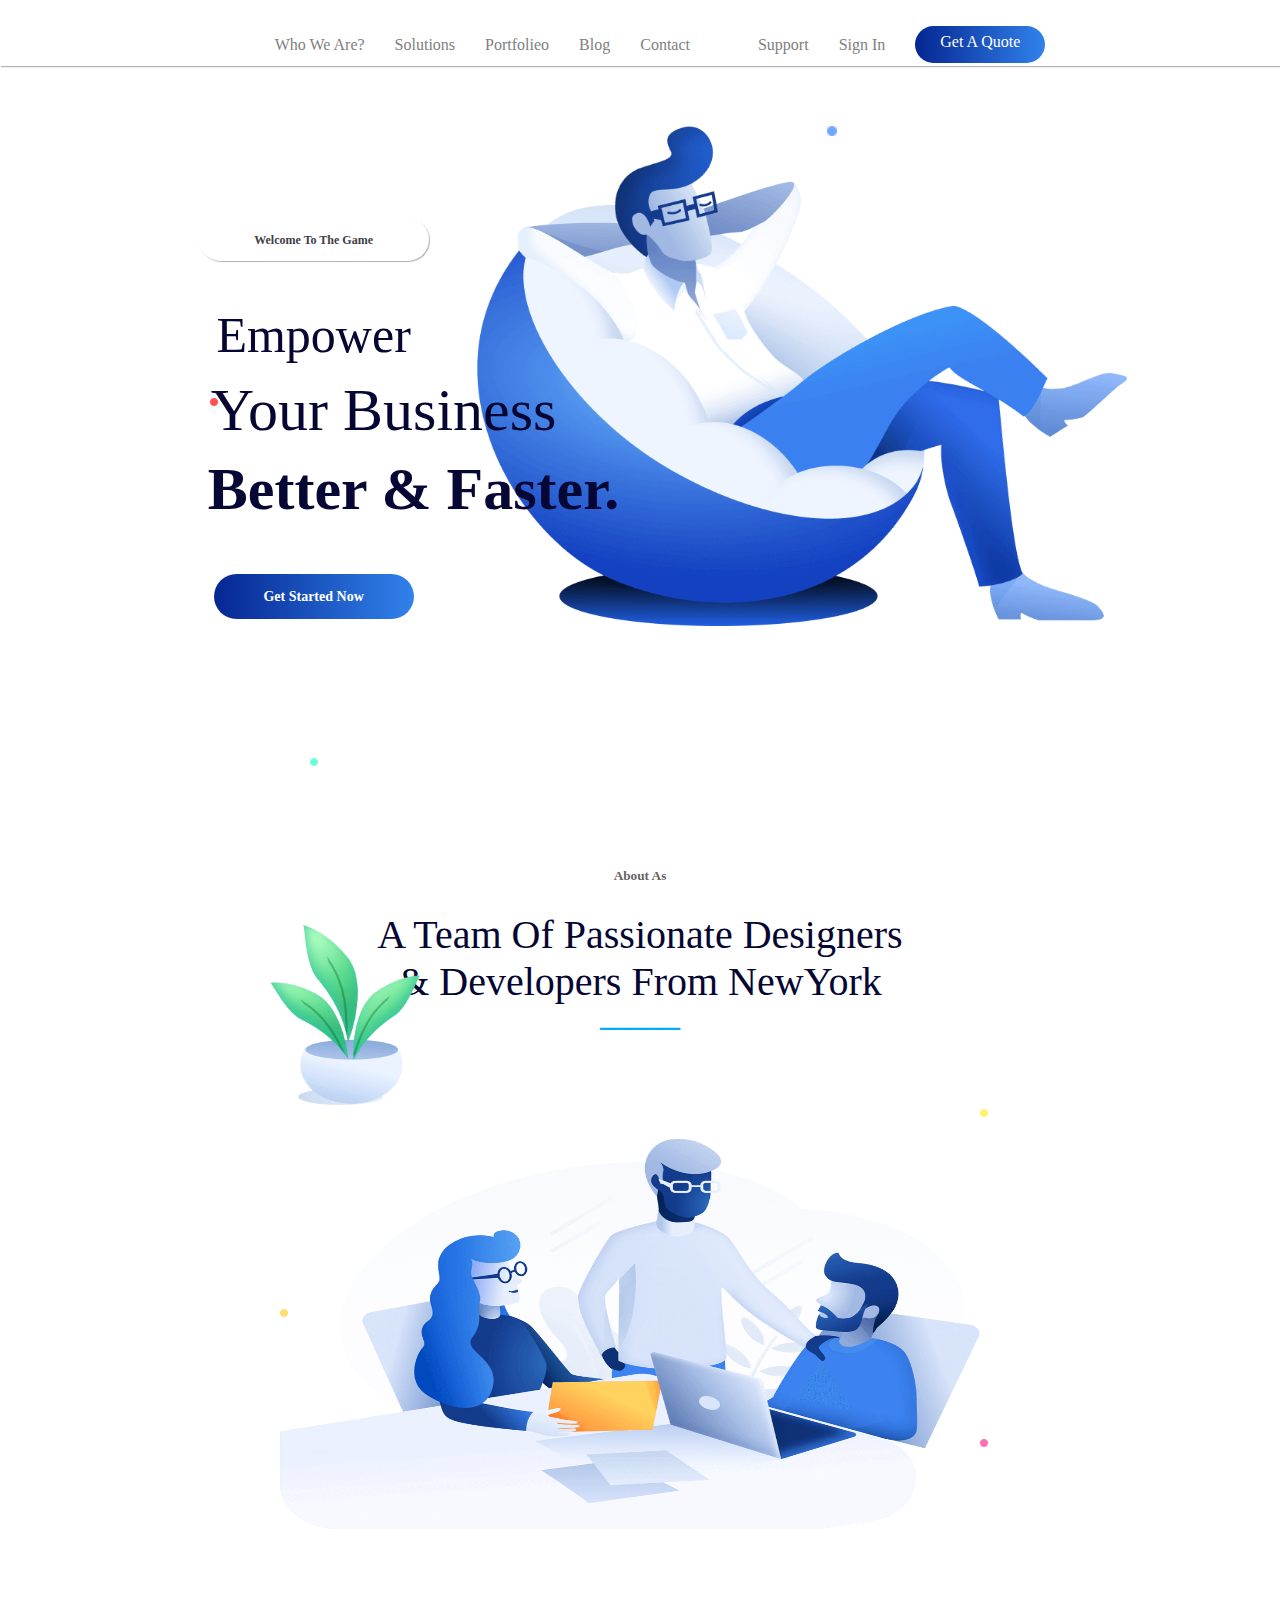
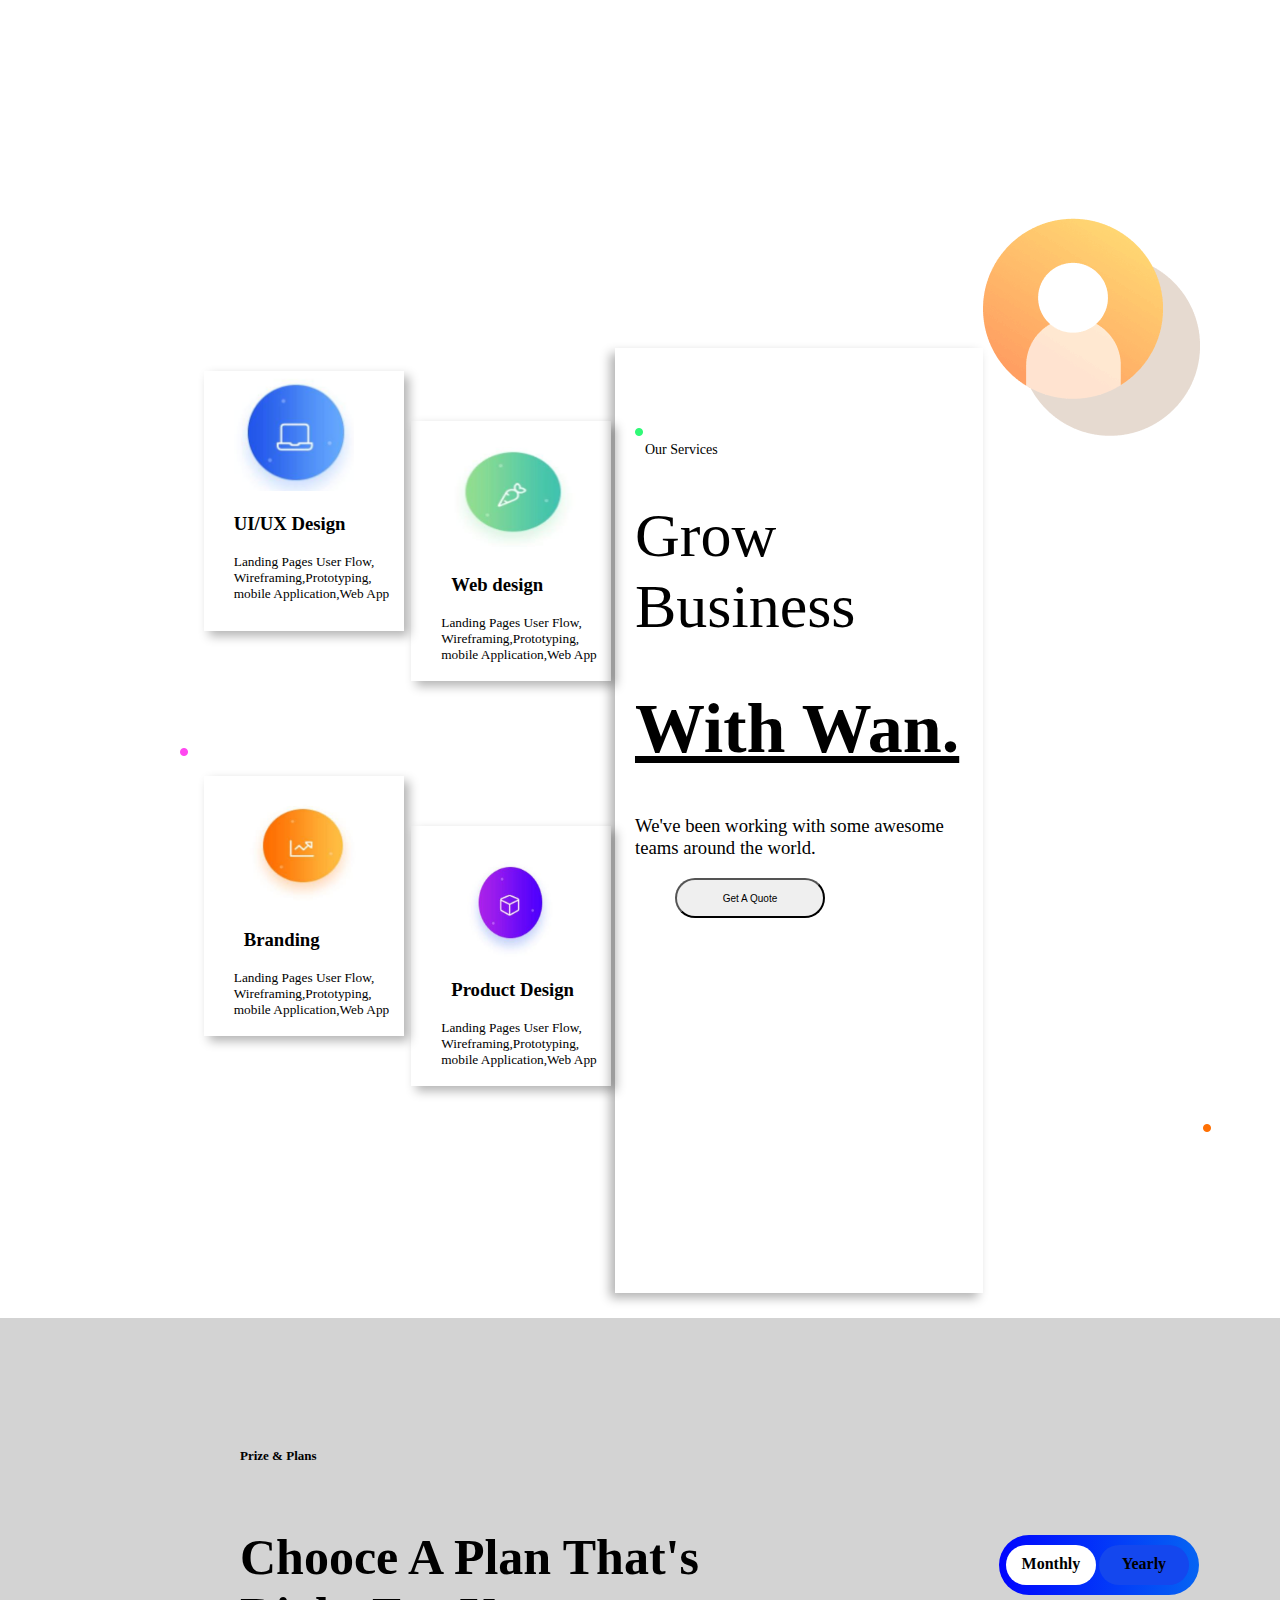
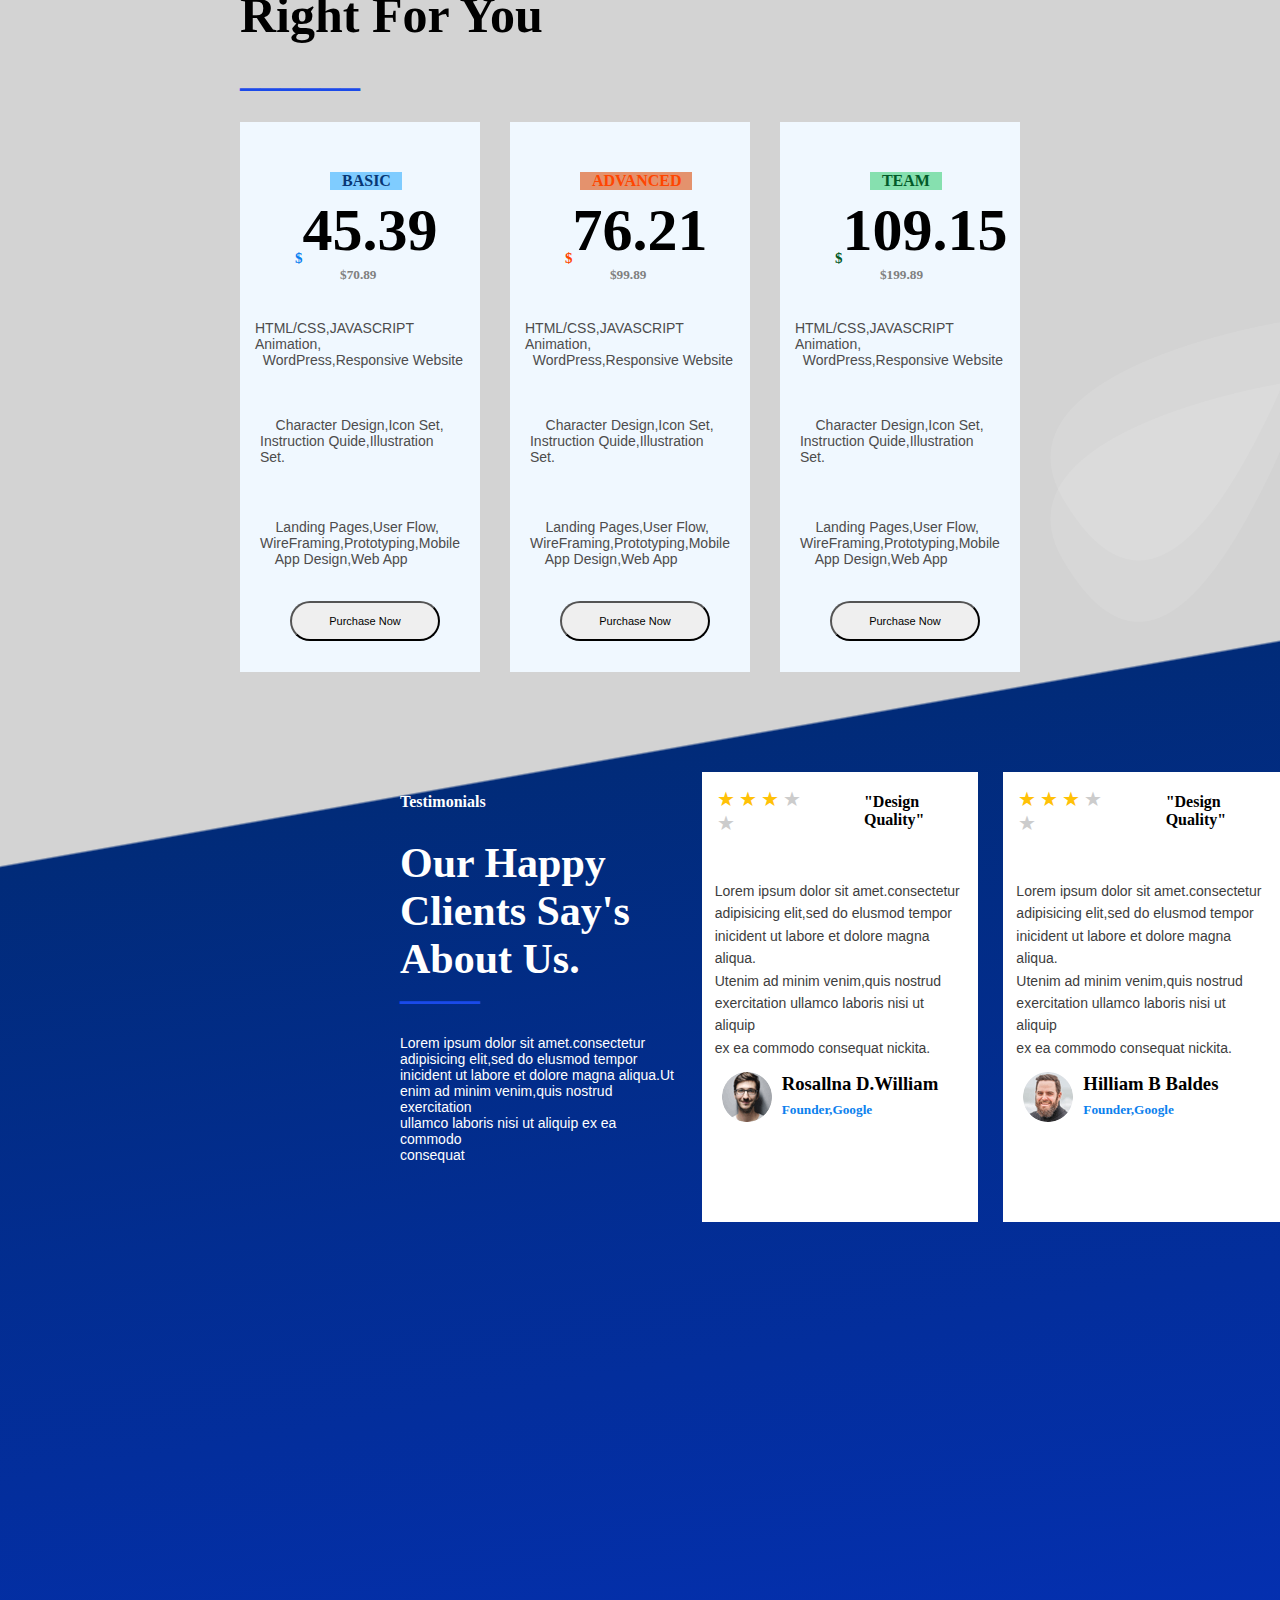
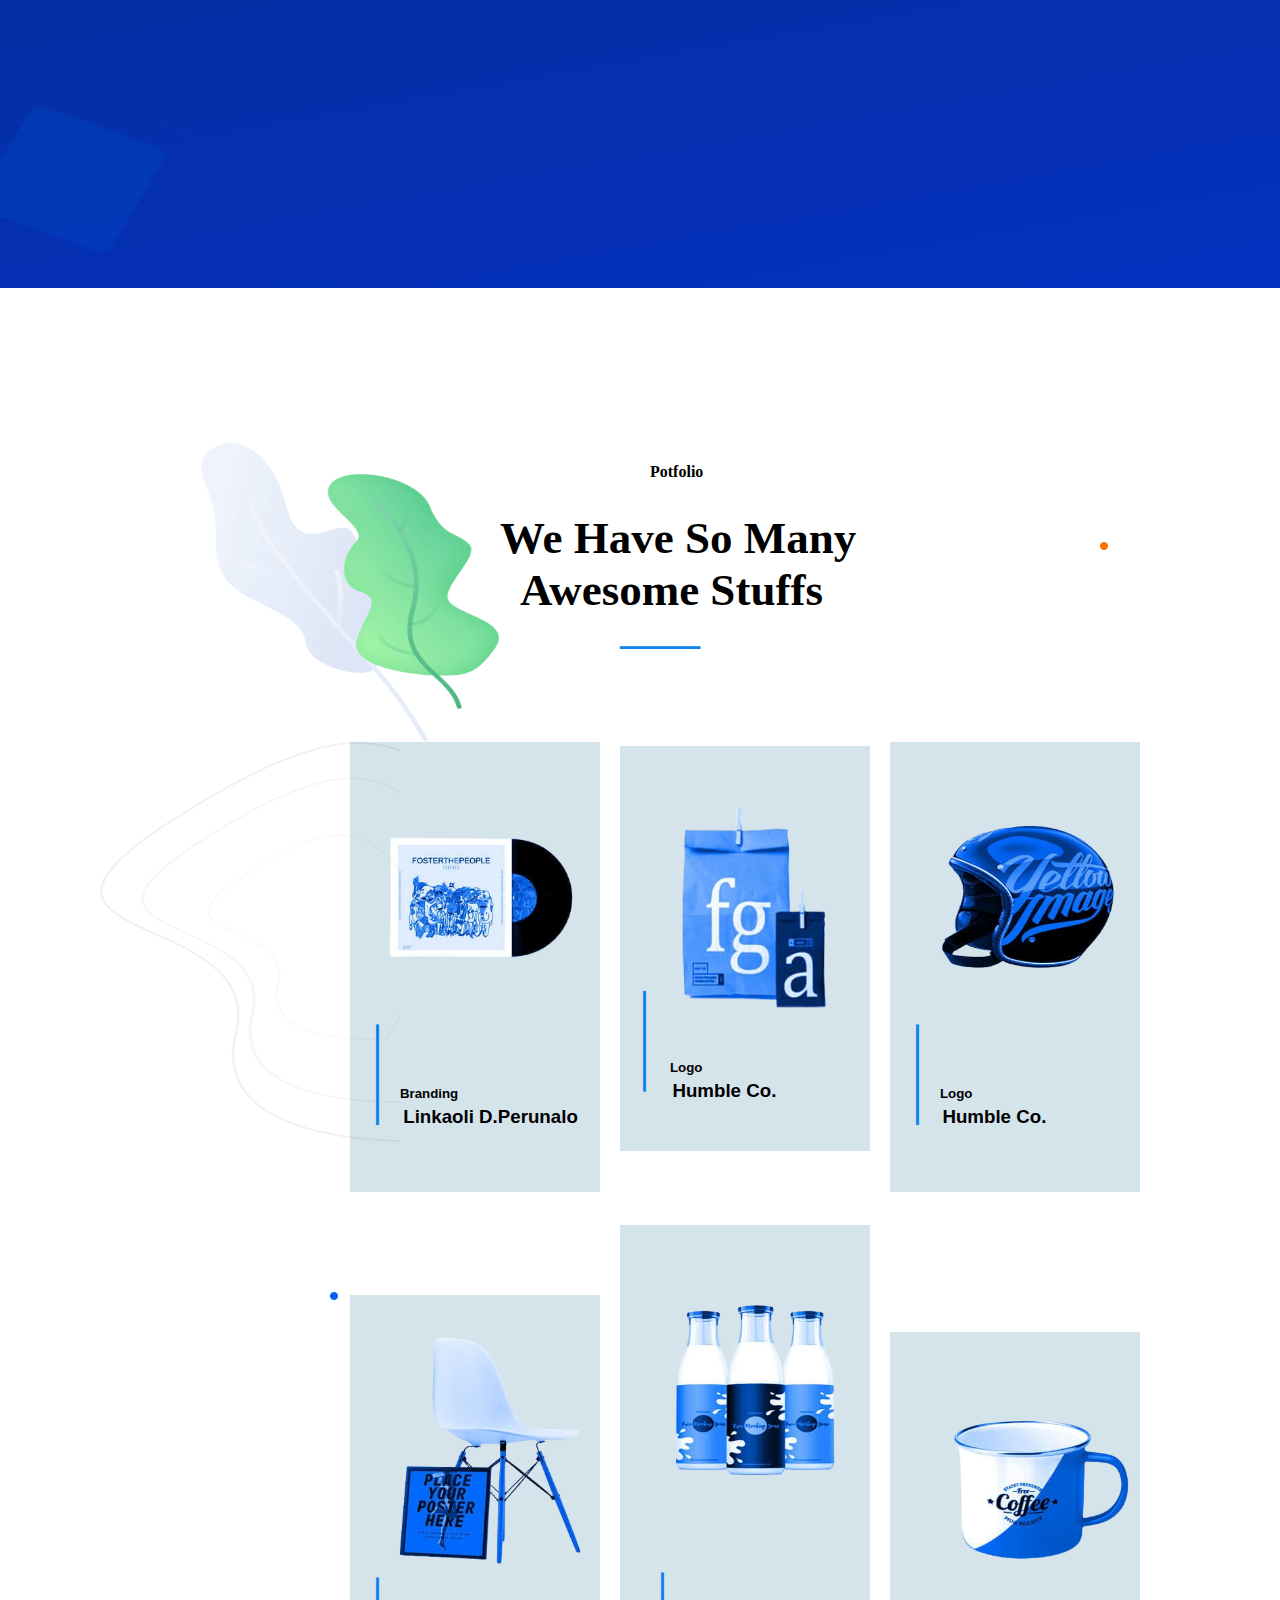
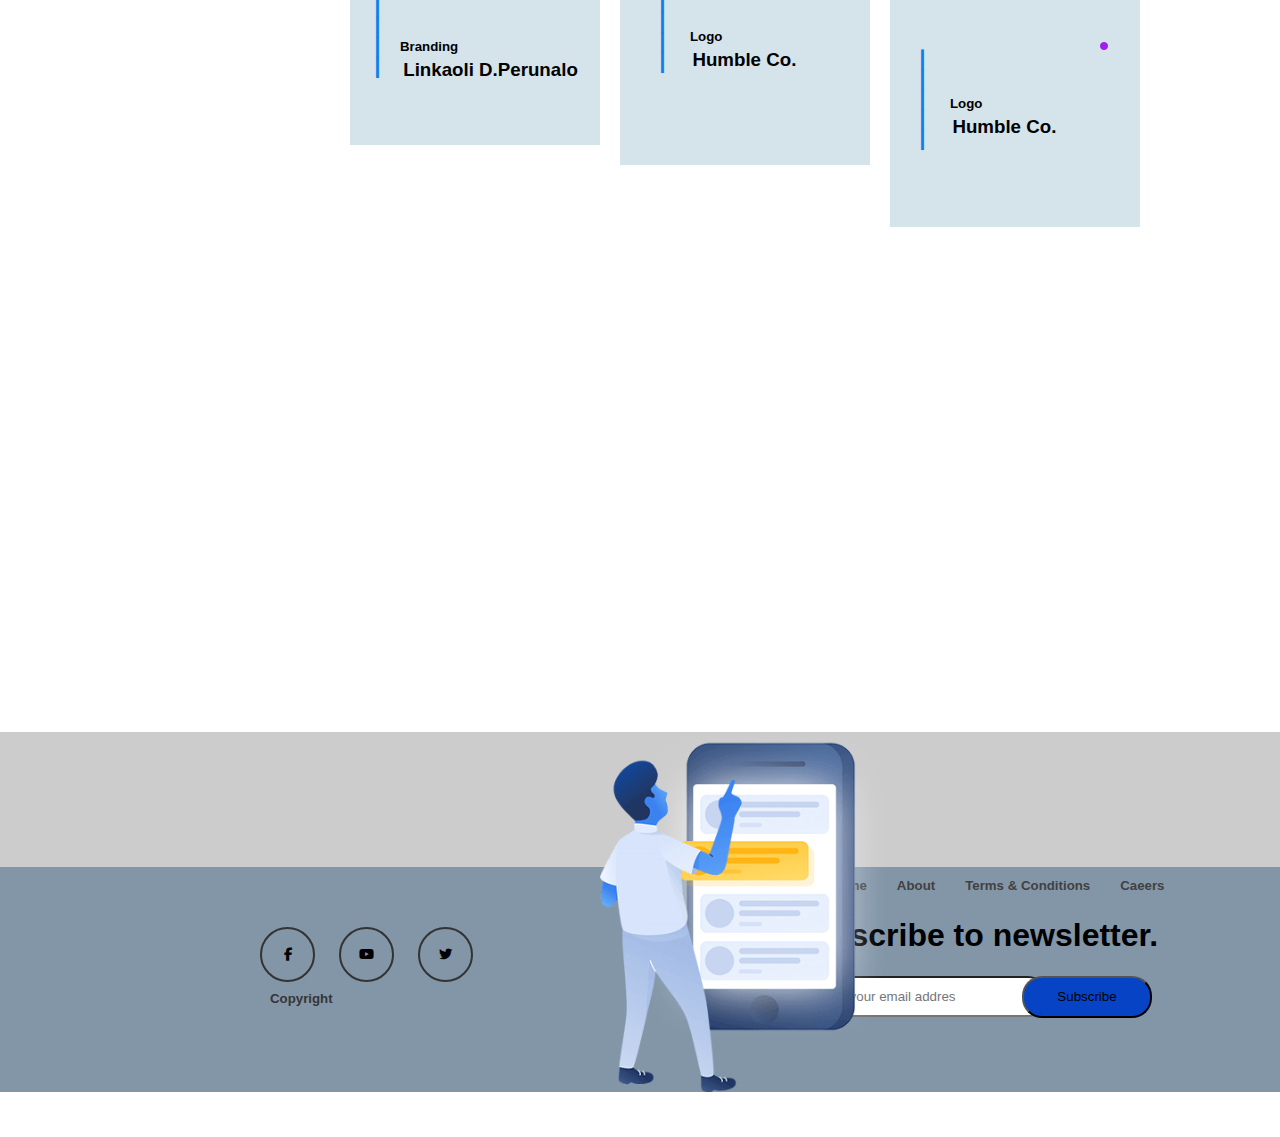
<file: index.html.html>
<!DOCTYPE html>
<html lang="en">
<head>
    <meta charset="UTF-8">
    <meta name="viewport" content="width=device-width, initial-scale=1.0">
    <title>Project8</title>
    <link rel="stylesheet" href="styles.css">
   <link rel="stylesheet"
      href="https://cdnjs.cloudflare.com/ajax/libs/font-awesome/6.5.1/css/all.min.css"
      integrity="sha512-..."
      crossorigin="anonymous"
      referrerpolicy="no-referrer" />


</head>
<body>
    <div class="nav">
        <ul>
        <li>Who We Are?</li>
        <li>Solutions</li>
        <li>Portfolieo </li>
        <li>Blog</li>
        <li>Contact</li>&nbsp;&nbsp;
        <li>Support</li>
        <li>Sign In</li>
        <li class="quote">Get A Quote</li>
</ul>

    </div>
    <div class="first-page">
        <div class="writing">
            <h3 style="font-size: 12px; height:28px;  padding-top: 15px; box-shadow: 1px 1px 1px rgba(0,0,0,0.3);border-radius: 40px; color: rgb(63, 61, 70); width:230px; text-align: center;">Welcome To The Game</h3>
            <h1 style="font-size: 50px;  font-weight:lighter; color: rgb(6, 6, 51); ">Empower</h1>
            <img src="assets/hero-left-dot.png" style="margin-left: -200px;">
            <h1 style="font-size: 60px;  margin-top: -30px; margin-left: 140px;  font-weight:lighter;color: rgb(6, 6, 51);">Your Business</h1>
            <h1 style="font-size: 60px;  margin-top: -30px; margin-left: 200px; color: rgb(7, 7, 54);">Better &  Faster.</h1>
            <h1 class="Get">Get Started Now</h1>
            <img src="assets/hero-bottom-left-dot.png" style="margin-top: 130px;">
             
        </div>
        <div class="hero-banner">
            
            <img src="assets/hero-banner.png" width="650px" height="500px">
             <img src="assets/hero-top-center-dot.png" style="position: relative; z-index: 1; margin-left: -300px; width:10px; height:10px">
            
        </div>
    </div>
    <div class="nxtpage">
         <h5 style="text-align: center; color: rgb(102, 99, 99);">About As</h5>
        
        <h1 style="text-align: center; font-size: 40px; font-weight:lighter; color: rgb(6, 6, 51) ;">A Team Of Passionate Designers <br>& Developers From NewYork </h1>
        <h1 style="text-align:center; margin-top: -35px; color: rgb(5, 172, 250); font-size:xx-large;">_____
        </h1>
        <img src="assets/about-plant.png" width="150px" height="180px" style="margin-left:270px ; margin-top: -130px;">
        <div class="abutbanner">
            <img src="assets/about-banner.png" width="700px" height="390px" style="margin-left: 280px; margin-top: 30px;" >
            <img src="assets/about-left-dot.png" style="margin-left: -700px; margin-top: 200px; position: absolute;">
            <img src="assets/about-bottom-right-dot.png" style="position:absolute; margin-top: 330px;">
            <img src="assets/about-top-right-dot.png" style="position:absolute;;">
        </div>
    </div>
    <div class="thirdimage">
         <img  src="assets/about-contact-banner.png" class="about-contact-banner">
        </div>
    <div class="thirdpage">
         
         <div class="thirdmain">
            <img src="assets/portfolio-right-bottom-dot.png" style="position: absolute; margin-left: 180px;margin-top: 400px;">
            <div class="part1">
                <div class="firstimage" id="first">
                    <img src="assets/uiux.jpeg" class="images">
                    <h3 style="padding-left: 30px ; padding-top: -50px;">UI/UX Design</h3>
                    <p style="font-size: smaller; padding-left: 30px;">Landing Pages User Flow,<br>Wireframing,Prototyping,<br>
                    mobile Application,Web App</p>

                </div>
                <div class="firstimage">
                    <img src="assets/web .jpeg" class="images2">
                     <h3 style="padding-left: 40px ; padding-top: -60px;">Web design</h3>
                     <p style="font-size: smaller; padding-left: 30px;">Landing Pages User Flow,<br>Wireframing,Prototyping,<br>
                    mobile Application,Web App</p>
                </div>
                <div class="firstimage" id="first">
                     <img src="assets/branding.jpeg" class="images2" >
                     <h3 style="padding-left: 40px ; padding-top: -60px; position: relative;">Branding</h3>
                     <p style="font-size: smaller; padding-left: 30px;">Landing Pages User Flow,<br>Wireframing,Prototyping,<br>
                    mobile Application,Web App</p>
                </div>
                <div class="firstimage">
                      <img src="assets/product design.jpeg" class="images2">
                      <h3 style="padding-left: 40px ; padding-top: -60px;">Product Design</h3>
                     <p style="font-size: smaller; padding-left: 30px;">Landing Pages User Flow,<br>Wireframing,Prototyping,<br>
                    mobile Application,Web App</p>
                </div>
             <img src="assets/about-right-bottom-dot.png" style="position: absolute; margin-left: 1600px; margin-top: 750px;">
            </div>
            <div class="part2">
                <img src="assets/about-center-dot.png" class="greendot"><br>
            <h7 style="font-size: 14px; margin-left: 30px;">Our Services</h7>
            <h1 style="font-size: 62px; margin-left: 20px; font-weight: lighter;">Grow Business</h1>
            <h1 style="font-size: 70px; margin-left: 20px; font-weight:bolder;"><u>With Wan.</u></h1>
            <h3 style=" margin-left: 20px; font-weight:lighter;" >We've been working with some awesome teams around the world.</h3>
            <button style="font-size: 10px; margin-left: 60px; font-weight:lighter; border-radius: 50px; width: 150px; height: 40px;">Get A Quote</button>

            </div>
         </div>

    </div>
    <div class="fourthpage">
        <h6 class="h7">Prize & Plans</h6>
        <div class="switch">
        <h1 style="margin-left: 240px; font-size: 50px;">Chooce A Plan That's <br> Right For You</h1>
        <div class="switch1">
            <h2>
            <h3 class="switchtext1">Monthly</h3><h3 class="switchtext" >Yearly</h3>
            </h2>
        </div>
        </div>
        <h1 style="padding-left: 240px; margin-top:-30px; color: rgb(26, 74, 233); font-size: 40px;">______</h1>
        <div class="payment">
            <div class="box1">
                <h4 style=" margin-top: 50px; margin-left: 90px; background-color: rgb(127, 204, 255); width: 60px; padding-left: 12px; color: rgb(7, 54, 116); ">BASIC</h4>
                <h1 style="margin-left: 55px; font-size: 60px; margin-top: -15px;"><sub style="font-size: 15px; color: rgb(10, 128, 240);">$</sub>45.39</h1>
                <h5 style="margin-left: 100px; margin-top: -40px; color: gray;">$70.89</h5>
                <p style="font-size: 14px; padding: 15px; font-family:'Franklin Gothic Medium', 'Arial Narrow', Arial, sans-serif ; color: rgb(77, 76, 76);">HTML/CSS,JAVASCRIPT Animation,<br>&nbsp WordPress,Responsive Website</p>
                <p style="font-size: 14px; padding: 20px; font-family:'Franklin Gothic Medium', 'Arial Narrow', Arial, sans-serif ; color: rgb(77, 76, 76);">&nbsp &nbsp Character Design,Icon Set,<br>Instruction Quide,Illustration Set.</p>
                <p style="font-size: 14px; padding: 20px; font-family:'Franklin Gothic Medium', 'Arial Narrow', Arial, sans-serif ; color: rgb(77, 76, 76);">&nbsp &nbsp Landing Pages,User Flow,<br>WireFraming,Prototyping,Mobile<br>&nbsp &nbsp App Design,Web App</p>
                <button style="margin-left: 50px; height: 40px; width: 150px; border-radius: 25px; font-family:'Franklin Gothic Medium', 'Arial Narrow', Arial, sans-serif;font-size:11px; ">Purchase Now</button>
            </div>
            <div class="box1">
                <h4 style=" margin-top: 50px; margin-left: 70px; background-color: rgb(228, 146, 109); width: 100px; padding-left: 12px; color: orangered;">ADVANCED</h4>
                <h1 style="margin-left: 55px; font-size: 60px; margin-top: -15px;"><sub style="font-size: 15px; color: orangered">$</sub>76.21</h1>
                <h5 style="margin-left: 100px; margin-top: -40px; color: gray;">$99.89</h5>
                <p style="font-size: 14px; padding: 15px; font-family:'Franklin Gothic Medium', 'Arial Narrow', Arial, sans-serif ; color: rgb(77, 76, 76);">HTML/CSS,JAVASCRIPT Animation,<br>&nbsp WordPress,Responsive Website</p>
                <p style="font-size: 14px; padding: 20px; font-family:'Franklin Gothic Medium', 'Arial Narrow', Arial, sans-serif ; color: rgb(77, 76, 76);">&nbsp &nbsp Character Design,Icon Set,<br>Instruction Quide,Illustration Set.</p>
                <p style="font-size: 14px; padding: 20px; font-family:'Franklin Gothic Medium', 'Arial Narrow', Arial, sans-serif ; color: rgb(77, 76, 76);">&nbsp &nbsp Landing Pages,User Flow,<br>WireFraming,Prototyping,Mobile<br>&nbsp &nbsp App Design,Web App</p>
                <button style="margin-left: 50px; height: 40px; width: 150px; border-radius: 25px; font-family:'Franklin Gothic Medium', 'Arial Narrow', Arial, sans-serif;font-size:11px; ">Purchase Now</button>

            </div>
            <div class="box1">
                <h4 style=" margin-top: 50px; margin-left: 90px; background-color: rgb(134, 224, 175); width: 60px; padding-left: 12px; color: rgb(2, 90, 41);">TEAM</h4>
                <h1 style="margin-left: 55px; font-size: 60px; margin-top: -15px;"><sub style="font-size: 15px; color:  rgb(2, 90, 41);">$</sub>109.15</h1>
                <h5 style="margin-left: 100px; margin-top: -40px; color: gray;">$199.89</h5>
                <p style="font-size: 14px; padding: 15px; font-family:'Franklin Gothic Medium', 'Arial Narrow', Arial, sans-serif ; color: rgb(77, 76, 76);">HTML/CSS,JAVASCRIPT Animation,<br>&nbsp WordPress,Responsive Website</p>
                <p style="font-size: 14px; padding: 20px; font-family:'Franklin Gothic Medium', 'Arial Narrow', Arial, sans-serif ; color: rgb(77, 76, 76);">&nbsp &nbsp Character Design,Icon Set,<br>Instruction Quide,Illustration Set.</p>
                <p style="font-size: 14px; padding: 20px; font-family:'Franklin Gothic Medium', 'Arial Narrow', Arial, sans-serif ; color: rgb(77, 76, 76);">&nbsp &nbsp Landing Pages,User Flow,<br>WireFraming,Prototyping,Mobile<br>&nbsp &nbsp App Design,Web App</p>
                <button style="margin-left: 50px; height: 40px; width: 150px; border-radius: 25px; font-family:'Franklin Gothic Medium', 'Arial Narrow', Arial, sans-serif;font-size:11px; ">Purchase Now</button>

            </div>
            <img src="assets/testimonial-right-banner.png" style="width: 300px; height: 300px; margin-top: 200px;">
            

        </div>
         
        <div class="forthpagenext">
           
        <div class="inner">
            <h4 style="color: white;">Testimonials</h4>
            <h1 style="font-size: 42px; font-weight: bolder; color: white;">Our Happy<br>Clients Say's<br>About Us.</h1>
            <h1 style="font-size: 40px; margin-top: -50px; color:  rgb(26, 74, 233);">____</h1>
            <p style="color: white; font-size: 14px; font-family: 'Franklin Gothic Medium', 'Arial Narrow', Arial, sans-serif; ">Lorem ipsum dolor sit amet.consectetur<br>adipisicing elit,sed do elusmod tempor<br>inicident ut labore et dolore magna aliqua.Ut<br>enim ad minim venim,quis nostrud exercitation <br>ullamco laboris nisi ut aliquip ex ea commodo<br>consequat</p>
        </div>
        
        <div class="inner" id="inner1">
            <div class="se">
            <div class="stars-display" aria-label="Rating: 4 out of 5 stars">
                <span class="star filled">★</span>
                <span class="star filled">★</span>
                <span class="star filled">★</span>
                <span class="star">★</span>
                <span class="star">★</span>
                </div>
                <div><h4 style="margin-left: 30px;">"Design Quality"</h4></div>
                
            </div>
            <p style="margin: 13px; margin-top: 30px;  line-height: 1.6; font-family: 'Franklin Gothic Medium', 'Arial Narrow', Arial, sans-serif; font-size: 14px; color: rgb(61, 61, 61);">Lorem ipsum dolor sit amet.consectetur<br>adipisicing elit,sed do elusmod tempor<br>inicident ut labore et dolore magna aliqua.<br>Utenim ad minim venim,quis nostrud <br> exercitation ullamco laboris nisi ut aliquip<br> ex ea  commodo consequat nickita.</p>
            <div class="lastb">
                <img src="assets/testimonial-author-1.png" style="height: 50px; width: 50px; margin-left: 20px;">
                <h3 style="margin-left: 10px; margin-top: 1px;">Rosallna D.William</h3>
            </div>
            <h5 style="margin-left: 80px; margin-top: -20px; color: rgb(12, 129, 238);">Founder,Google</h5>


        </div>
        
        <div class="inner" id="inner1">
            <div class="se">
            <div class="stars-display" aria-label="Rating: 4 out of 5 stars">
                <span class="star filled">★</span>
                <span class="star filled">★</span>
                <span class="star filled">★</span>
                <span class="star">★</span>
                <span class="star">★</span>
                </div>
                <div><h4 style="margin-left: 30px;">"Design Quality"</h4></div>
                
            </div>
            <p style="margin: 13px; margin-top: 30px;  line-height: 1.6; font-family: 'Franklin Gothic Medium', 'Arial Narrow', Arial, sans-serif; font-size: 14px; color: rgb(61, 61, 61);">Lorem ipsum dolor sit amet.consectetur<br>adipisicing elit,sed do elusmod tempor<br>inicident ut labore et dolore magna aliqua.<br>Utenim ad minim venim,quis nostrud <br> exercitation ullamco laboris nisi ut aliquip<br> ex ea  commodo consequat nickita.</p>
            <div class="lastb">
                <img src="assets/testimonial-author-2.png" style="height: 50px; width: 50px; margin-left: 20px;">
                <h3 style="margin-left: 10px; margin-top: 1px;">Hilliam B Baldes</h3>
            </div>
            <h5 style="margin-left: 80px; margin-top: -20px; color: rgb(12, 129, 238);">Founder,Google</h5>


        </div>
        </div>
        

        </div>
        <img src="assets/testimonial-line-bg.png" style="margin-left: 500px; height: 200px; width: 400px;">
        <img src="assets/testimonial-left-banner.png" style="width: 200px; height: 200px;  margin-top: -210px; position:absolute; margin-left: -900px; opacity: 0.2;">
    </div>
    <div class="fifthpage">
        <img src="assets/portfolio-right-banner.png" style="position: absolute; width: 300px; height: 400px; margin-left: 100px; margin-top: 300px;">
        <div class="fifthhead">
            <img src="assets/portfolio-leaf-banner.png" style="width: 300px; height: 300px; ">
            <div>
                <img src="assets/portfolio-right-dot.png" style="position: absolute; margin-left: 600px; margin-top: 100px;">
                <img src="assets/portfolio-left-center-dot.png" style="position: absolute; margin-left: -170px; margin-top: 850px;" >
            <h4 style="margin-left: 150px; margin-top: 10ox;">Potfolio</h4>
            <h1 style="font-size: 45px;">We Have So Many<br>&nbsp Awesome Stuffs</h1>
            <h2 style="margin-left: 120px;margin-top: -40px; font-size: 40px ; color: rgb(12, 129, 238);">____</h2>
            </div>

        </div>
        <div class="mainlastbox">
            <div class="lastbox">
                <img src="assets/portfolio-1-removebg-preview.png" style="width: 250px; height: 300px; margin: 10px;  color: #96aef0;">
                <div class="lastfif">
                <h2 style="margin-left:-170px; margin-top: 130px; font-size: 40px ; color: rgb(12, 129, 238); rotate: 90deg;">_____</h2>
                <h5 style="font-family: 'Franklin Gothic Medium', 'Arial Narrow', Arial, sans-serif; margin-top: 180px; margin-left: -30px;">Branding</h5>
                <h3 style="font-family: 'Franklin Gothic Medium', 'Arial Narrow', Arial, sans-serif; margin-top: 200px; margin-left: -55px;">Linkaoli D.Perunalo</h3>
                </div>
            </div>
             <div class="lastbox" id="lastbox2">
                 <img src="assets/portfolio-2-removebg-preview.png" style="width: 250px; height: 300px; margin: 10px;  color: #96aef0;">
                <div class="lastfif">
                <h2 style="margin-left:-180px; margin-top: 85px; font-size: 40px ; color: rgb(12, 129, 238); rotate: 90deg;">_____</h2>
                <h5 style=" font-family: 'Franklin Gothic Medium', 'Arial Narrow', Arial, sans-serif;margin-top: 150px; margin-left: -20px;">Logo</h5>
                <h3 style="font-family: 'Franklin Gothic Medium', 'Arial Narrow', Arial, sans-serif; margin-top: 170px; margin-left: -30px;">Humble Co.</h3>
                </div>
            </div>
             <div class="lastbox">
                 <img src="assets/portfolio-3-removebg-preview.png" style="width: 250px; height: 300px; margin: 10px;  color: #96aef0;">
                <div class="lastfif">
                <h2 style="margin-left:-170px; margin-top: 130px; font-size: 40px ; color: rgb(12, 129, 238); rotate: 90deg;">_____</h2>
                <h5 style=" font-family: 'Franklin Gothic Medium', 'Arial Narrow', Arial, sans-serif;margin-top: 180px; margin-left: -30px;">Logo</h5>
                <h3 style="font-family: 'Franklin Gothic Medium', 'Arial Narrow', Arial, sans-serif;margin-top: 200px; margin-left: -30px;">Humble Co.</h3>
                </div>
            </div>
             <div class="lastbox" id="lastbox4">
                <img src="assets/portfolio-4-removebg-preview.png" style="width: 250px; height: 300px; margin: 10px;  color: #96aef0;">
                <div class="lastfif">
                <h2 style="margin-left:-170px; margin-top: 130px; font-size: 40px ; color: rgb(12, 129, 238); rotate: 90deg;">_____</h2>
                <h5 style="font-family: 'Franklin Gothic Medium', 'Arial Narrow', Arial, sans-serif;margin-top: 180px; margin-left: -30px;">Branding</h5>
                <h3 style="font-family: 'Franklin Gothic Medium', 'Arial Narrow', Arial, sans-serif;margin-top: 200px; margin-left: -55px;">Linkaoli D.Perunalo</h3>
                </div>
            </div>
             <div class="lastbox"  id="lastbox5">
                <img src="assets/portfolio-5-removebg-preview.png" style="width: 250px; height: 300px; margin: 10px;  color: #96aef0;">
                <div class="lastfif">
                <h2 style="margin-left:-150px; margin-top: 200px; font-size: 40px ; color: rgb(12, 129, 238); rotate: 90deg;">_____</h2>
                <h5 style="font-family: 'Franklin Gothic Medium', 'Arial Narrow', Arial, sans-serif;margin-top: 240px; margin-left: -30px;">Logo</h5>
                <h3 style="font-family: 'Franklin Gothic Medium', 'Arial Narrow', Arial, sans-serif;margin-top: 260px; margin-left: -30px;">Humble Co.</h3>
                </div>
            </div> 
             <div class="lastbox" id="lastbox6">
                <img src="assets/portfolio-6-removebg-preview.png" style="width: 250px; height: 300px; margin: 10px;  color: #96aef0;">
                <div class="lastfif">
                <h2 style="margin-left:-150px; margin-top: 180px; font-size: 40px ; color: rgb(12, 129, 238); rotate: 90deg;">_____</h2>
                <h5 style="font-family: 'Franklin Gothic Medium', 'Arial Narrow', Arial, sans-serif;margin-top: 200px; margin-left: -40px;">Logo</h5>
                <h3 style="font-family: 'Franklin Gothic Medium', 'Arial Narrow', Arial, sans-serif;margin-top: 220px; margin-left: -30px;">Humble Co.</h3>
                </div>
            </div>
        </div>
        <img src="assets/about-left-bottom-dot.png" style="margin-left: 1100px; margin-top: 500px;">
    </div>
    <div class="footer">
        <div class="foot1">
            <img src="assets/footer-banner.png" style="height: 40vh; margin-left: 600px;filter: contrast(101%); ;">
            <div class="lastmenu">
                <h5>Home</h5>
                <h5>About</h5>
                <h5>Terms & Conditions</h5>
                <h5>Caeers</h5>
            </div>
        </div>
        <div class="foot2">
            <div class="lastpart1">
                <div class="social">
                    <button class="but"><i class="fa-brands fa-facebook-f"></i></button>
                    <button class="but"><i class="fa-brands fa-youtube"></i></button>
                    <button class="but"><i class="fa-brands fa-twitter"></i></button>
                </div>
                <h5 style="margin-left: 270px; color: rgb(54, 53, 53); font-family: 'Franklin Gothic Medium', 'Arial Narrow', Arial, sans-serif; margin-top: -1px;">Copyright</h5>
            </div>
            <div class="lastpart2">
                <h1 style="margin-left: 150px; margin-top: 50px; font-family: 'Franklin Gothic Medium', 'Arial Narrow', Arial, sans-serif;"> Subscribe to newsletter.</h1>
                <div class="lastbutton">
                <input type="text" style="border-radius: 20px; height: 35px; width: 230px;" placeholder="Enter your email addres">
                <input type="button" style="border-radius: 20px; height: 42px; width: 130px; margin-left: -30px; background-color: rgb(6, 67, 197);" value="Subscribe" >
                </div>
            </div>

        </div>

    </div>
</body>
</html>
</file>
<file: styles.css>
.nav{
    background-color: white;
    width: 100%;
    height:50px;
     box-shadow: 1px 1px 1px rgba(0,0,0,0.3);
    
     
}
body{
    margin: 0;
}
ul{
    display: flex;
     list-style: none;
     gap: 30px;
      align-items: center;
    justify-content: center;
    padding-top: 10px;
}
li{
    text-decoration: none;
    color: grey;
}
.quote{
    background-image: linear-gradient(to right,rgb(5, 38, 146),rgb(49, 130, 236));
    height: 30px;
    width: 130px;
    text-align: center;
    border-radius: 40px;
    padding-top: 7px;
    color: white;
}
.writing{
    display: flex;
    flex-direction: column;
    align-items: center;
    justify-content: center;
    width:49%;
    gap: 0;
    z-index: 1;
   
   
}
.hero-banner{
    width: 60%;
    height: 80vh;
    margin-left: -150px;
    display: flex;
}
.first-page{
    display: flex;
    margin-top: 60px;
}
.Get{
     background-image: linear-gradient(to right,rgb(5, 38, 146),rgb(49, 130, 236));
    font-size: 14px;
    text-align: center;
    border-radius: 40px;
    color: white;
    width: 200px;
    height: 30px;
    padding-top: 15px;
  

}
.nxtpage{
    height: 100vh;

}
.thirdpage{
    height: 100vh;
     margin-top: -100px;
}
@media (orientation: portrait){
    .nav{
       display: none;
    }
}
.part1{
    
    width: 53%;
    height: 90vh;

}
.part2{
    
    width: 47%;
    height: 105vh;
    box-shadow: -5px 5px 10px rgba(0,0,0,0.3);


}
.thirdmain{
    margin-top: 50PX;
    display: flex;
    height: 100vh;
}
.about-contact-banner{
    float: right;
    position: relative;
    margin-right: 30px;  
}
.thirdpage{
    padding-top: 180px;
    
}
.thirdimage{
    margin-top: 50px;
    margin-right: 50px;
}
.firstimage{
    box-shadow: 5px 5px 10px rgba(0,0,0,0.3);
    width: 200px;
    height: 260px;
}
.part1{
    display:grid ;
    grid-template-columns: 2fr 2fr;
    align-items: center;
    justify-items: center;
    
    margin-left: 200px;
}
.images{
    width: 120px;
    height: 120px;
    padding-left: 30px;
}
.images2{
    width: 140px;
    height: 131px;
    padding-left: 30px;
}
#first{
    margin-bottom: 100px;
}
.greendot{
    margin-top: 80px;
    margin-left: 20px;
}
button:hover{
    background-color: rgb(9, 78, 206);
    color: aliceblue;
}
.fourthpage{
    height: 230vh;
    background: linear-gradient(
    170deg,
    #D3D3D3 0%,
     #D3D3D3 47.9%,
    rgb(1, 43, 121) 48%,
    rgb(5, 49, 192) 100%
  );
    margin-top: 120px;
    padding-top: 100px;
}
.h7{
    font-size: small;
     margin-left: 240px;
}
.switch{
    display: flex;
}
.switch1{
    display: flex;
    
    

}
.switchtext{
    
    margin-left: 100px;
    margin-top: 10px;
    background-color:rgb(20, 71, 238); 
    border-radius: 30px;
     height: 30px; 
     width: 90px; 
     text-align: center;
     font-size: 16px; 
     padding-top: 10px;
     position: absolute;
}
.switchtext1{
    margin-top: 10px;
    background-color:white; 
    border-radius: 30px;
     height: 30px; 
     width: 90px; 
     text-align: center;
     font-size: 16px; 
     padding-top: 10px;
     margin-left: 7px;
     position: relative;

}
.mainswitch{
    background-color: rgb(5, 42, 163);
}
.switch1{
    background-image: linear-gradient(to right, rgb(0, 4, 255), rgb(5, 100, 243));
    width: 200px;
    height: 60px;
    margin-left: 300px;
    margin-top: 40px;
    border-radius: 30px;

    
}
.box1{
    background-color: aliceblue;
    width: 250px;
    height: 550px;
}
.payment{
    display: flex;
    gap: 30px;
    margin-left: 240px;
}
.forthpagenext{
    display: flex;
    gap: 25px;
    padding-left: 400px;
    padding-top: 100px;
    position: relative;

}
.inner{
    
    width: 300px;
    height: 50vh;

}
#inner1{
    background-color: white;

}
.star {
  font-size: 20px; 
  color: #ccc; 
}

.star.filled {
  color: #ffc107; 
}
.se{
    display: flex;
}
.stars-display{
    margin: 15px;
}
.lastb{
    display: flex;
}
.fifthpage{
    height: 210vh;
    width: 100%;
    margin-top: -100px;
   
}
.fifthhead{
    margin-left: 200px;
    margin-top: 50px;
    display: flex;
}
.mainlastbox{
    display: grid;
    gap: 20px;
    row-gap: 90px;
     grid-template-columns: repeat(3, 1fr);
     align-items: center;
     height: 400px;
     width: 300px;
     margin-left: 350px;
    
    
}
.lastbox{
    background-color: rgb(213, 227, 235);
    width: 250px;
    height: 50vh;
}
.lastfif{
    display: flex;
    margin-top: -160px;
    margin-left: 150px;
}
#lastbox2{
    height: 45vh;
    margin-top: -37px;
}
#lastbox5{
    margin-top: -120px;
    height: 60vh;
}
#lastbox6{
   margin-top: 50px;
    height: 55vh;
}
#lastbox4{
    margin-top: -70px;
}
.footer{
    height: 40vh;
    
}
.foot1{
    background-color: #ccc;
    height: 15vh;
}

.foot2{
    background-color: rgb(130, 150, 168);
    display: flex;

}
.lastmenu{
    display: flex;
    margin-top: -240px;
    margin-left: 830px;
    gap: 30px;
    font-family: 'Franklin Gothic Medium', 'Arial Narrow', Arial, sans-serif;
    color: rgb(66, 65, 65);
}
.lastpart1{
  
    width: 50%;
    height: 30vh;
}
.lastpart2{
    
    width: 50% ;

}
.social{
margin-left: 250px;
    padding-top: 50px;
   row-gap: 30px;
   
}
.but{
     width: 55px;
    height: 55px;
    border-radius: 29px;
    gap: 20px;
    margin: 10px;
    background-color: rgb(130, 150, 168);
     border: 2px solid #333;
}
.lastbutton{
    margin-left: 170px;
}


    @media (orientation: portrait) {
  .bannerimg {
    display: none;
  }
  .writing{
    display: none;
  }
  .first-page{
    height: 45vh;
  }
  .nxtpage{
    display: none;
  }
  .thirdimage{
    display: none;}
    .part1{
    display:grid ;
    grid-template-columns: 1fr;
    align-items: center;
    justify-items: center;
    
    margin-left: 200px;
}
.thirdmain{
    display: flex;
    flex-direction: column;
    
}
.firstimage{
  margin-left: -200px;
  width: 400px;
  height: 350px;
}
  

.images{
    margin-left: 100px;
    margin-top: 70px;
    height: 130px;
    width: 130px;
}
.images2{
    margin-left: 100px;
    margin-top: 100px;
    height: 130px;
    width: 130px;
}
.uiux{
    margin-left: 100px;
    font-family: 'Franklin Gothic Medium', 'Arial Narrow', Arial, sans-serif;
    font-size: 25px;
}
.discui{
    margin-left: 100px;
    font-family: 'Franklin Gothic Medium', 'Arial Narrow', Arial, sans-serif;
    font-size: 10px;
}
.ondesc{
    display: none;
}
.part2{
    
    margin-top: 930px;
    width: 430px;
  
  
    box-shadow: none;
   
}
.fourthpage{
    margin-top: 1580px;
}
.rosedot{
    display: none;
}
#firstimage{
    margin-top: -60px;
    height: 400px;
}
#first{
    margin-top: 40px;
    height: 400px;
}
#part2ondesc{
    display: none;
}
#switchondesc{
    display: none;
}
.switch{
    
    display: flex;
    flex-direction: column;
}
.h7{
    margin-left: 30px;
    margin-top: 120px;
}
.lineonmob{
   display: none;
}
.switch1{
    margin-left: 100px;
    margin-bottom: 20px;
   
}
.payment{
    display: flex;
    flex-direction: column;
    margin-left: 20px;
}
.box1{
     width: 330px;
    height: 550px;
    padding-left: 70px;
}
.forthpagenext{
   background-color: rgba(18, 87, 214, 0.788);
    position: absolute;
    margin-top: -645px;
    display: flex;
    flex-direction: column;
    width: 38px
}
.fifthpage{
    margin-top: 1000px;
}
.inner{
    margin-top: 100px;
    margin-left: -380px;
    width: 208px;
}
#innerondesc{
    display: none;

}
#inner1{
    width: 390px;
    margin-top: -100px;
    height: 400px;
    box-shadow: #333;
    margin-bottom: 10px;
}


.drawerondesc{
    display: none;
}
.leafonmob{
    position: absolute;
    margin-left: -10px;
    height: 200px;
    margin-top: -50px;
}
.fiftfirstondesc{
    display: none;

}
.fifthfirstonmobile{
 position: relative;
} 
.mainlastbox{
    display: flex;
    flex-direction: column;
    margin-left: 50px;
    gap: 200px;
    
    
}
.lastbox{
    width: 400px;
    position: relative;
    margin-left: 40px;
    
}.imageportfoila{
    margin-left: 00px;
    
    padding-left: 20px;
}
#mainlastbox{
    display: none;
}
.footer{
    margin-top: 2300px;
  
  
}

#footerondesc{
    display: none;
}
#lastbox5{
    margin-top: -50px;
    height: 500px;
}
#lastbox6{
    margin-top: -100px;
    height: 500px;
}
#lastbox2{
   
    height: 460px;
}
.lastmenu{
    margin-left: 50px;
    padding-bottom: 50px;
    padding-top: 30px;
    font-size: 20px;
    gap: 60px;
   
}
.foot1{
  
   height: 160px;
   background-color: #ececec;

}
.social{

display: flex;
margin-left: 10px;
margin-top: 20px;
  
}
.lastpart1{
    display: flex;
    
}
.lastpart2{
    display: flex;
    flex-direction: column;
    margin-top: 100px;
    margin-left: -300px;
}
.lastbutton{
  display: flex;
}
.lastbutton{
    margin-left: 100px;
    width: 500px;
    height: 150px;
}
.but{
    width: 65px;
    height: 60px;
    border-radius: 70px;
    background-color: #dee7f5;;
    color: #747474;
    border-color: #c7d9f7;
}
.foot2{
    background-color: #dee7f5;
}
.orangedot{
    display: none;
}
.majanthadot{
    display: none;
}


}
@media (orientation: landscape){
    .writingonphone{
        display: none;
    }
    .nxtpageonphone{
        display: none;
    }
    .onphone{
        display: none;
    }
    #part2onmobile{
        display: none;
    }
    #switchonmobile{
        display: none;
    }
    #inneronmobile{
        display: none;
    }
    .draweronmob{
        display: none;
    }
   .drawerondesc{
    display: flex;
    gap: 30px;
   }
   .fifthfirstonmobile{
    display: none;
   }
   #mainlastboxonmobile{
    display: none;
   }
   #footeronmobile{
    display: none;
   }
}


html, body {
  width: 100%;
  overflow-x: hidden;   /* MAIN FIX */
  margin: 0;
  padding: 0;
}
</file>
